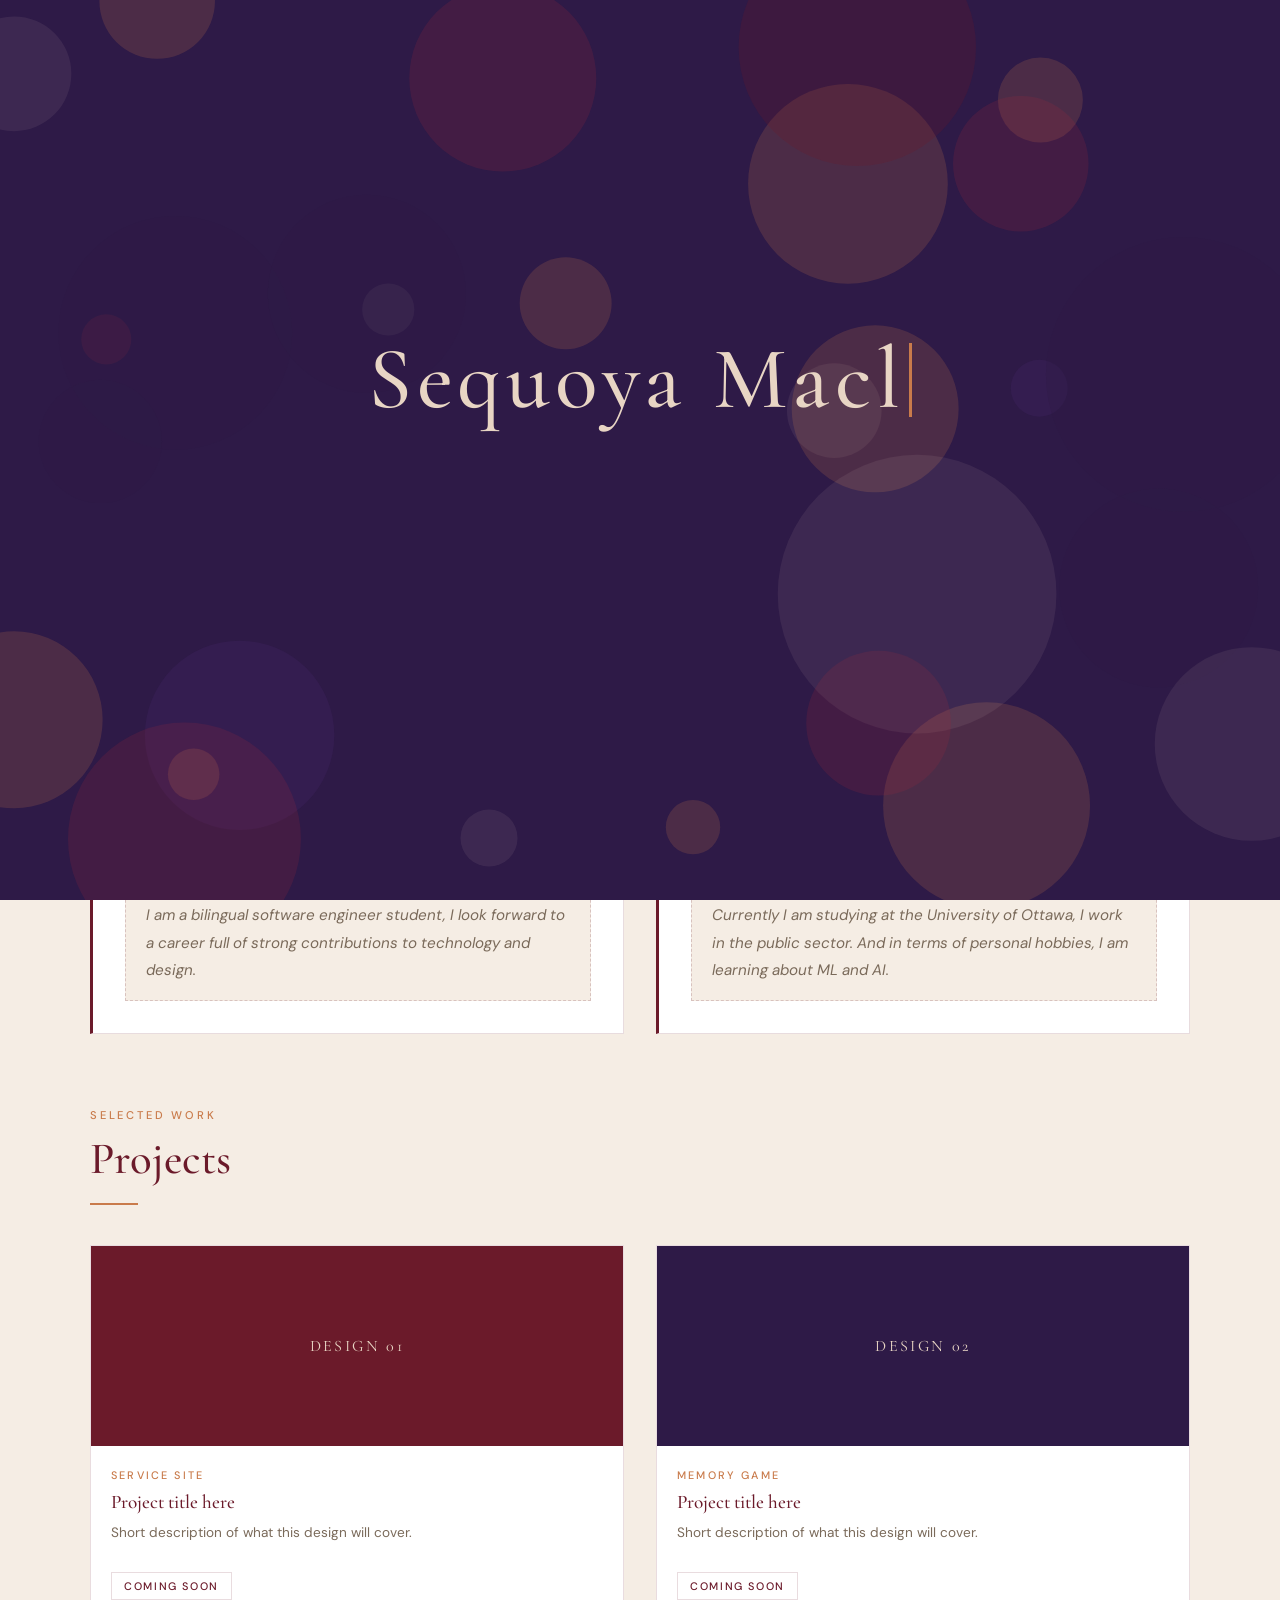
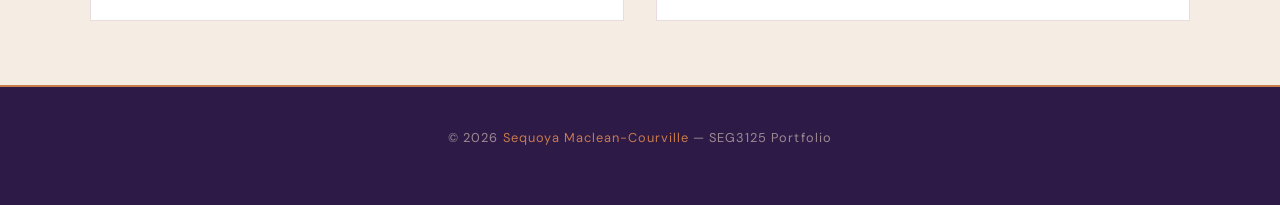
<file: index.html>
<!DOCTYPE html>
<html lang="en">
<head>
  <meta charset="UTF-8" />
  <meta name="viewport" content="width=device-width, initial-scale=1.0" />
  <title>Sequoya Maclean-Courville — Portfolio</title>
  <link rel="stylesheet" href="https://cdn.jsdelivr.net/npm/bootstrap@5.3.3/dist/css/bootstrap.min.css" />
  <link rel="stylesheet" href="css/style.css" />
  <!-- Splash screen format found online -->
  <style>
    #splash {
      position: fixed;
      inset: 0;
      background: var(--purple-deep);
      z-index: 9999;
      display: flex;
      align-items: center;
      justify-content: center;
      flex-direction: column;
      transition: opacity 0.8s ease, transform 0.8s ease;
    }
    #splash.hide {
      opacity: 0;
      transform: translateY(-40px);
      pointer-events: none;
    }
    #splash canvas {
      position: absolute;
      inset: 0;
      width: 100%;
      height: 100%;
    }
    #splash-content {
      position: relative;
      z-index: 2;
      text-align: center;
    }
    #typewriter {
      font-family: 'Cormorant Garamond', serif;
      font-size: clamp(2.5rem, 7vw, 5.5rem);
      font-weight: 500;
      color: var(--cream);
      letter-spacing: 0.06em;
      min-height: 1.3em;
      display: flex;
      align-items: center;
      justify-content: center;
    }
    #cursor {
      display: inline-block;
      width: 3px;
      height: 0.85em;
      background: var(--amber);
      margin-left: 4px;
      vertical-align: middle;
      animation: blink 0.7s step-end infinite;
    }
    @keyframes blink { 0%,100%{opacity:1} 50%{opacity:0} }
    #splash-sub {
      font-family: 'DM Sans', sans-serif;
      font-size: 0.75rem;
      letter-spacing: 0.25em;
      text-transform: uppercase;
      color: var(--amber);
      margin-top: 1rem;
      opacity: 0;
      transition: opacity 0.6s ease;
    }
    #splash-sub.show { opacity: 1; }
    #enter-btn {
      margin-top: 2.5rem;
      opacity: 0;
      transition: opacity 0.6s ease;
      background: transparent;
      border: 1px solid rgba(232,213,196,0.3);
      color: var(--cream);
      font-family: 'DM Sans', sans-serif;
      font-size: 0.8rem;
      letter-spacing: 0.15em;
      text-transform: uppercase;
      padding: 0.75rem 2.5rem;
      cursor: pointer;
      transition: border-color 0.2s, color 0.2s, opacity 0.6s;
    }
    #enter-btn.show { opacity: 1; }
    #enter-btn:hover { border-color: var(--amber); color: var(--amber); }
    body.splash-active { overflow: hidden; }
  </style>
</head>
<body class="splash-active">

  <!-- Splash Screen -->
   <!-- at the start of the page loading, it shows a slpash screen, nice purple background with 
    with circles for astetic - my namke come sup letter by letter-->
  <div id="splash">
    <canvas id="splash-canvas"></canvas>
    <div id="splash-content">
      <div id="typewriter"><span id="typed-text"></span><span id="cursor"></span></div>
      <p id="splash-sub">UI/UX Design Portfolio</p>
      <button id="enter-btn" onclick="dismissSplash()">Enter</button>
    </div>
  </div>

  <nav class="navbar navbar-expand-md" style="background:var(--purple-deep); border-bottom:2px solid var(--amber); padding:0 2.5rem; position:sticky; top:0; z-index:100;">
  <a href="index.html" class="navbar-brand" style="font-family:'Cormorant Garamond',serif; font-size:1.5rem; font-weight:600; color:var(--cream); letter-spacing:0.08em;">SMC<span style="color:var(--amber);">.</span></a>
  
  <button class="navbar-toggler" type="button" data-bs-toggle="collapse" data-bs-target="#navMenu" style="border-color:rgba(232,213,196,0.3);">
    <span class="navbar-toggler-icon" style="filter:invert(1);"></span>
  </button>

  <div class="collapse navbar-collapse" id="navMenu">
    <ul class="navbar-nav ms-auto" style="gap:0.5rem;">
      <li class="nav-item"><a class="nav-link" href="index.html" style="color:var(--cream); font-size:0.85rem; letter-spacing:0.1em; text-transform:uppercase;">Home</a></li>
      <li class="nav-item"><a class="nav-link" href="about.html" style="color:var(--cream); font-size:0.85rem; letter-spacing:0.1em; text-transform:uppercase;">About</a></li>
      <li class="nav-item"><a class="nav-link" href="work.html" style="color:var(--cream); font-size:0.85rem; letter-spacing:0.1em; text-transform:uppercase;">How I Work</a></li>
      <li class="nav-item"><a class="nav-link" href="projects.html" style="color:var(--cream); font-size:0.85rem; letter-spacing:0.1em; text-transform:uppercase;">Projects</a></li>
      <li class="nav-item"><a class="nav-link" href="OtherWork.html" style="color:var(--cream); font-size:0.85rem; letter-spacing:0.1em; text-transform:uppercase;">Other Work</a></li>
    </ul>
  </div>
</nav>

  <section class="hero">
    <div class="hero-inner">
      <p class="hero-eyebrow">UI/UX Design Portfolio</p>
      <h1 class="hero-title">Sequoya Maclean-Courville</h1>
      <p class="hero-subtitle">
       Software Engineer Student at the University of Ottawa, young entrepreneur and public servant with a passion for design and innovation. Welcome to my portfolio. 
      </p>
      <div style="display:flex; gap:1rem; flex-wrap:wrap;">
        <a href="projects.html" class="btn-primary">View Projects</a>
        <a href="about.html" class="btn-outline">About Me</a>
      </div>
    </div>
  </section>

  <div style="background:var(--cream-light); padding:4rem 2.5rem;">
    <div style="max-width:1100px; margin:0 auto;">

      <p class="section-label">Quick intro</p>
      <h2 class="section-title">At a glance</h2>
      <div class="section-divider"></div>

      <div class="two-col" style="margin-bottom:3rem;">
        <div class="content-block">
          <p class="content-block-title">Who I am</p>
          <div class="placeholder-text">
            I am a bilingual software engineer student, I look forward to a career full of strong contributions to technology and design.
          </div>
        </div>
        <div class="content-block">
          <p class="content-block-title">What I'm doing</p>
          <div class="placeholder-text">
            Currently I am studying at the University of Ottawa, I work in the public sector. And in terms of personal hobbies, I am learning about ML and AI.
          </div>
        </div>
      </div>

      <p class="section-label">Selected work</p>
      <h2 class="section-title">Projects</h2>
      <div class="section-divider"></div>

      <div class="two-col">
        <a href="pages/coming-soon-1.html" class="project-card">
          <div class="project-card-img-placeholder" style="background:var(--burgundy-deep); color:var(--cream);">Design 01</div>
          <div class="project-card-body">
            <p class="project-card-label">Service site</p>
            <h3 class="project-card-title">Project title here</h3>
            <p class="project-card-desc">Short description of what this design will cover.</p>
            <span class="coming-soon-badge">Coming soon</span>
          </div>
        </a>
        <a href="pages/coming-soon-2.html" class="project-card">
          <div class="project-card-img-placeholder" style="background:var(--purple-deep); color:var(--cream);">Design 02</div>
          <div class="project-card-body">
            <p class="project-card-label">Memory game</p>
            <h3 class="project-card-title">Project title here</h3>
            <p class="project-card-desc">Short description of what this design will cover.</p>
            <span class="coming-soon-badge">Coming soon</span>
          </div>
        </a>
      </div>

    </div>
  </div>

  <footer>
    <p>© 2026 <span>Sequoya Maclean-Courville</span> — SEG3125 Portfolio</p>
  </footer>

  <script src="https://cdn.jsdelivr.net/npm/bootstrap@5.3.3/dist/js/bootstrap.bundle.min.js"></script>
  <script src="js/main.js"></script>
  <script>
    // ── Floating circles background ──
    const canvas = document.getElementById('splash-canvas');
    const ctx = canvas.getContext('2d');
    const colors = [
      'rgba(107,26,42,0.25)',
      'rgba(46,26,71,0.35)',
      'rgba(201,123,75,0.2)',
      'rgba(155,44,62,0.2)',
      'rgba(74,42,110,0.25)',
      'rgba(232,213,196,0.08)',
    ];
    let circles = [];
    function resize() {
      canvas.width = window.innerWidth;
      canvas.height = window.innerHeight;
    }
    function initCircles() {
      circles = [];
      const count = 28;
      for (let i = 0; i < count; i++) {
        const r = Math.random() * 120 + 20;
        circles.push({
          x: Math.random() * canvas.width,
          y: Math.random() * canvas.height,
          r,
          dx: (Math.random() - 0.5) * 0.5,
          dy: (Math.random() - 0.5) * 0.5,
          color: colors[Math.floor(Math.random() * colors.length)],
        });
      }
    }
    function drawCircles() {
      ctx.clearRect(0, 0, canvas.width, canvas.height);
      circles.forEach(c => {
        ctx.beginPath();
        ctx.arc(c.x, c.y, c.r, 0, Math.PI * 2);
        ctx.fillStyle = c.color;
        ctx.fill();
        c.x += c.dx;
        c.y += c.dy;
        if (c.x < -c.r) c.x = canvas.width + c.r;
        if (c.x > canvas.width + c.r) c.x = -c.r;
        if (c.y < -c.r) c.y = canvas.height + c.r;
        if (c.y > canvas.height + c.r) c.y = -c.r;
      });
    }
    let animId;
    function animate() { drawCircles(); animId = requestAnimationFrame(animate); }
    resize();
    initCircles();
    animate();
    window.addEventListener('resize', () => { resize(); initCircles(); });

    // ── Typewriter ──
    const name = 'Sequoya Maclean-Courville';
    const typedEl = document.getElementById('typed-text');
    const sub = document.getElementById('splash-sub');
    const btn = document.getElementById('enter-btn');
    let i = 0;
    const already = sessionStorage.getItem('splashSeen');

    function type() {
      if (i < name.length) {
        typedEl.textContent += name[i++];
        setTimeout(type, 80 + Math.random() * 40);
      } else {
        setTimeout(() => {
          sub.classList.add('show');
          btn.classList.add('show');
        }, 400);
      }
    }

    function dismissSplash() {
      sessionStorage.setItem('splashSeen', '1');
      cancelAnimationFrame(animId);
      document.getElementById('splash').classList.add('hide');
      document.body.classList.remove('splash-active');
      setTimeout(() => document.getElementById('splash').remove(), 900);
    }

    if (already) {
      document.getElementById('splash').remove();
      document.body.classList.remove('splash-active');
    } else {
      setTimeout(type, 400);
    }
  </script>
</body>
</html>
</file>
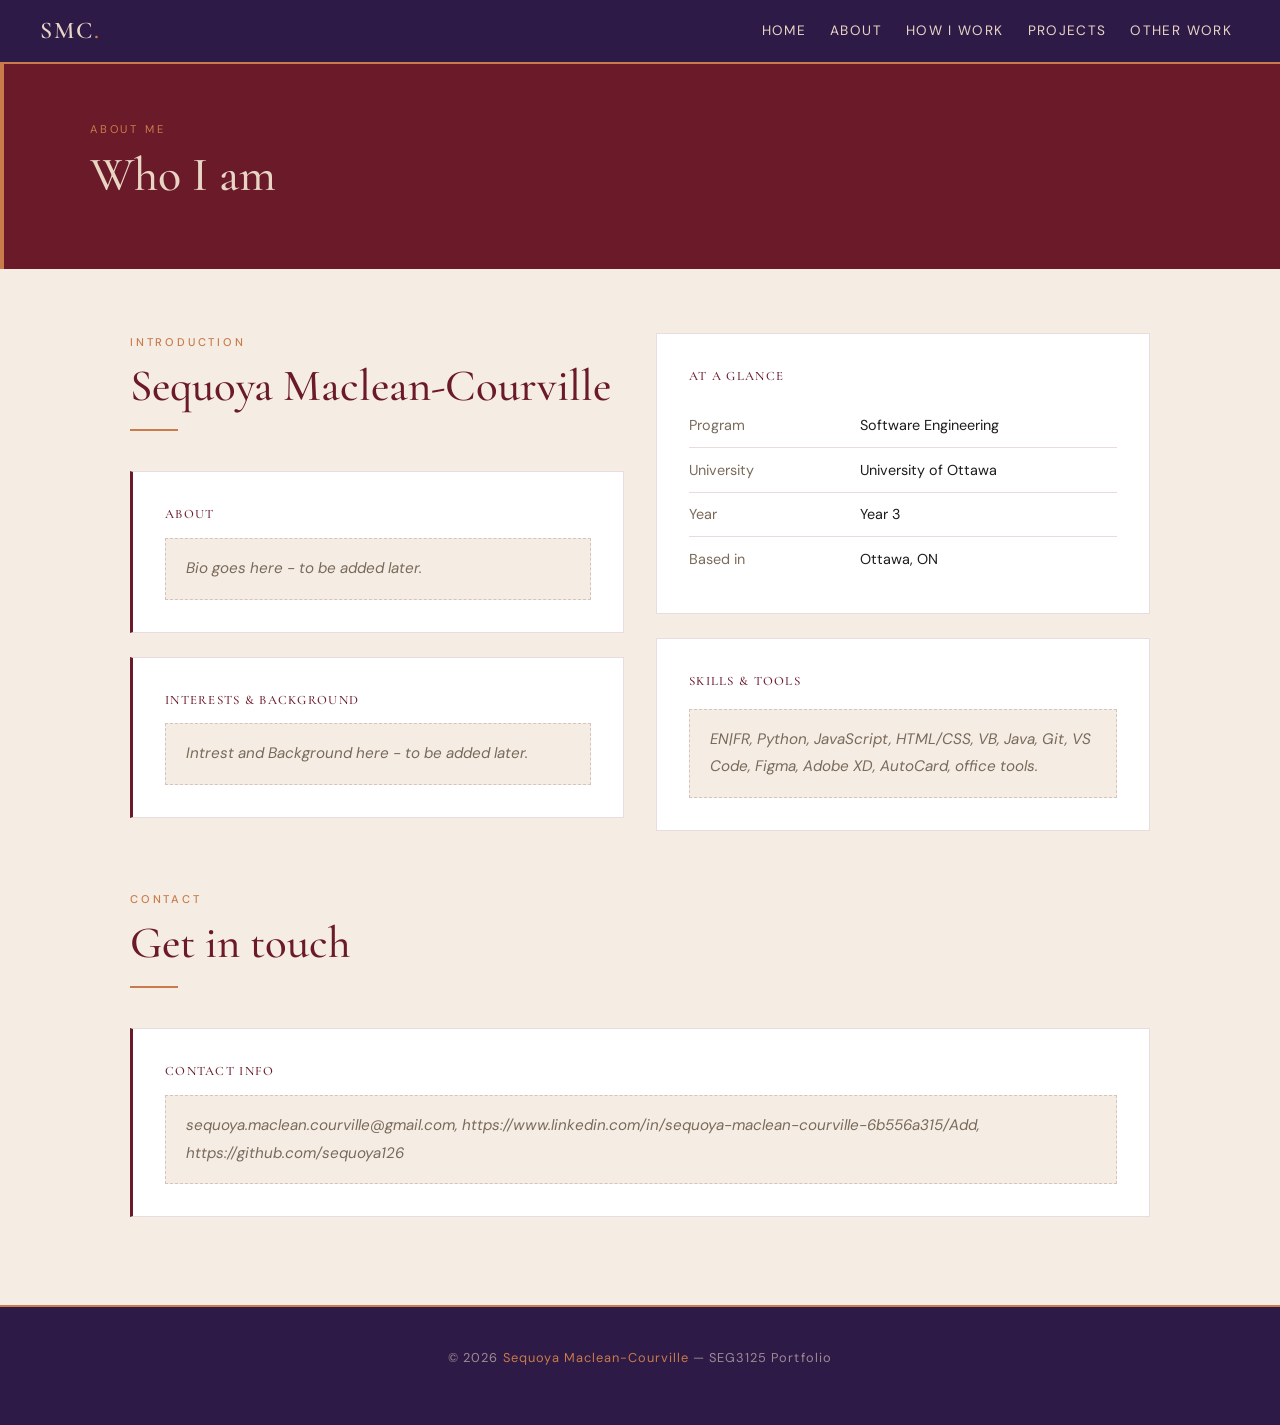
<file: about.html>
<!DOCTYPE html>
<html lang="en">
<head>
  <meta charset="UTF-8" />
  <meta name="viewport" content="width=device-width, initial-scale=1.0" />
  <title>Portfolio — About</title>
  <link rel="stylesheet" href="https://cdn.jsdelivr.net/npm/bootstrap@5.3.3/dist/css/bootstrap.min.css" />
  <link rel="stylesheet" href="css/style.css" />
</head>
<body>

   <nav class="navbar navbar-expand-md" style="background:var(--purple-deep); border-bottom:2px solid var(--amber); padding:0 2.5rem; position:sticky; top:0; z-index:100;">
  <a href="index.html" class="navbar-brand" style="font-family:'Cormorant Garamond',serif; font-size:1.5rem; font-weight:600; color:var(--cream); letter-spacing:0.08em;">SMC<span style="color:var(--amber);">.</span></a>
  
  <button class="navbar-toggler" type="button" data-bs-toggle="collapse" data-bs-target="#navMenu" style="border-color:rgba(232,213,196,0.3);">
    <span class="navbar-toggler-icon" style="filter:invert(1);"></span>
  </button>

  <div class="collapse navbar-collapse" id="navMenu">
    <ul class="navbar-nav ms-auto" style="gap:0.5rem;">
      <li class="nav-item"><a class="nav-link" href="index.html" style="color:var(--cream); font-size:0.85rem; letter-spacing:0.1em; text-transform:uppercase;">Home</a></li>
      <li class="nav-item"><a class="nav-link" href="about.html" style="color:var(--cream); font-size:0.85rem; letter-spacing:0.1em; text-transform:uppercase;">About</a></li>
      <li class="nav-item"><a class="nav-link" href="work.html" style="color:var(--cream); font-size:0.85rem; letter-spacing:0.1em; text-transform:uppercase;">How I Work</a></li>
      <li class="nav-item"><a class="nav-link" href="projects.html" style="color:var(--cream); font-size:0.85rem; letter-spacing:0.1em; text-transform:uppercase;">Projects</a></li>
      <li class="nav-item"><a class="nav-link" href="OtherWork.html" style="color:var(--cream); font-size:0.85rem; letter-spacing:0.1em; text-transform:uppercase;">Other Work</a></li>
    </ul>
  </div>
</nav>

  <div class="page-hero">
    <div style="max-width:1100px; margin:0 auto; position:relative; z-index:1;">
      <p class="page-hero-label">About me</p>
      <h1 class="page-hero-title">Who I am</h1>
    </div>
  </div>

  <div style="max-width:1100px; margin:0 auto; padding:4rem 2.5rem;">

    <div class="two-col" style="margin-bottom:3rem; align-items:start;">

      <div>
        <p class="section-label">Introduction</p>
        <h2 class="section-title">Sequoya Maclean-Courville</h2>
        <div class="section-divider"></div>
        <div class="content-block">
          <p class="content-block-title">About</p>
          <div class="placeholder-text">
           Bio goes here - to be added later.
          </div>
        </div>
        <div class="content-block" style="margin-top:1.5rem;">
          <p class="content-block-title">Interests & background</p>
          <div class="placeholder-text">
             Intrest and Background here - to be added later.
          </div>
        </div>
      </div>

      <div>
        <div style="background:#fff; border:0.5px solid var(--border); padding:2rem; margin-bottom:1.5rem;">
          <p class="content-block-title" style="margin-bottom:1rem;">At a glance</p>
          <table style="width:100%; font-size:0.9rem; border-collapse:collapse;">
            <tr style="border-bottom:0.5px solid var(--border);">
              <td style="padding:0.6rem 0; color:var(--text-muted); width:40%;">Program</td>
              <td style="padding:0.6rem 0; color:var(--charcoal);">Software Engineering</td>
            </tr>
            <tr style="border-bottom:0.5px solid var(--border);">
              <td style="padding:0.6rem 0; color:var(--text-muted);">University</td>
              <td style="padding:0.6rem 0; color:var(--charcoal);">University of Ottawa</td>
            </tr>
            <tr style="border-bottom:0.5px solid var(--border);">
              <td style="padding:0.6rem 0; color:var(--text-muted);">Year</td>
              <td style="padding:0.6rem 0; color:var(--charcoal);">Year 3</td>
            </tr>
            <tr>
              <td style="padding:0.6rem 0; color:var(--text-muted);">Based in</td>
              <td style="padding:0.6rem 0; color:var(--charcoal);">Ottawa, ON</td>
            </tr>
          </table>
        </div>

        <div style="background:#fff; border:0.5px solid var(--border); padding:2rem;">
          <p class="content-block-title" style="margin-bottom:1rem;">Skills & tools</p>
          <div class="placeholder-text">
            EN|FR, Python, JavaScript, HTML/CSS, VB, Java, Git, VS Code, Figma, Adobe XD, AutoCard, office tools.
          </div>
        </div>
      </div>

    </div>

    <p class="section-label">Contact</p>
    <h2 class="section-title">Get in touch</h2>
    <div class="section-divider"></div>

    <div class="content-block">
      <p class="content-block-title">Contact info</p>
      <div class="placeholder-text">
        sequoya.maclean.courville@gmail.com, 
        https://www.linkedin.com/in/sequoya-maclean-courville-6b556a315/Add, 
        https://github.com/sequoya126 
      </div>
    </div>

  </div>

  <footer>
    <p>© 2026 <span>Sequoya Maclean-Courville</span> — SEG3125 Portfolio</p>
  </footer>

  <script src="https://cdn.jsdelivr.net/npm/bootstrap@5.3.3/dist/js/bootstrap.bundle.min.js"></script>
  <script src="js/main.js"></script>
</body>
</html>
</file>
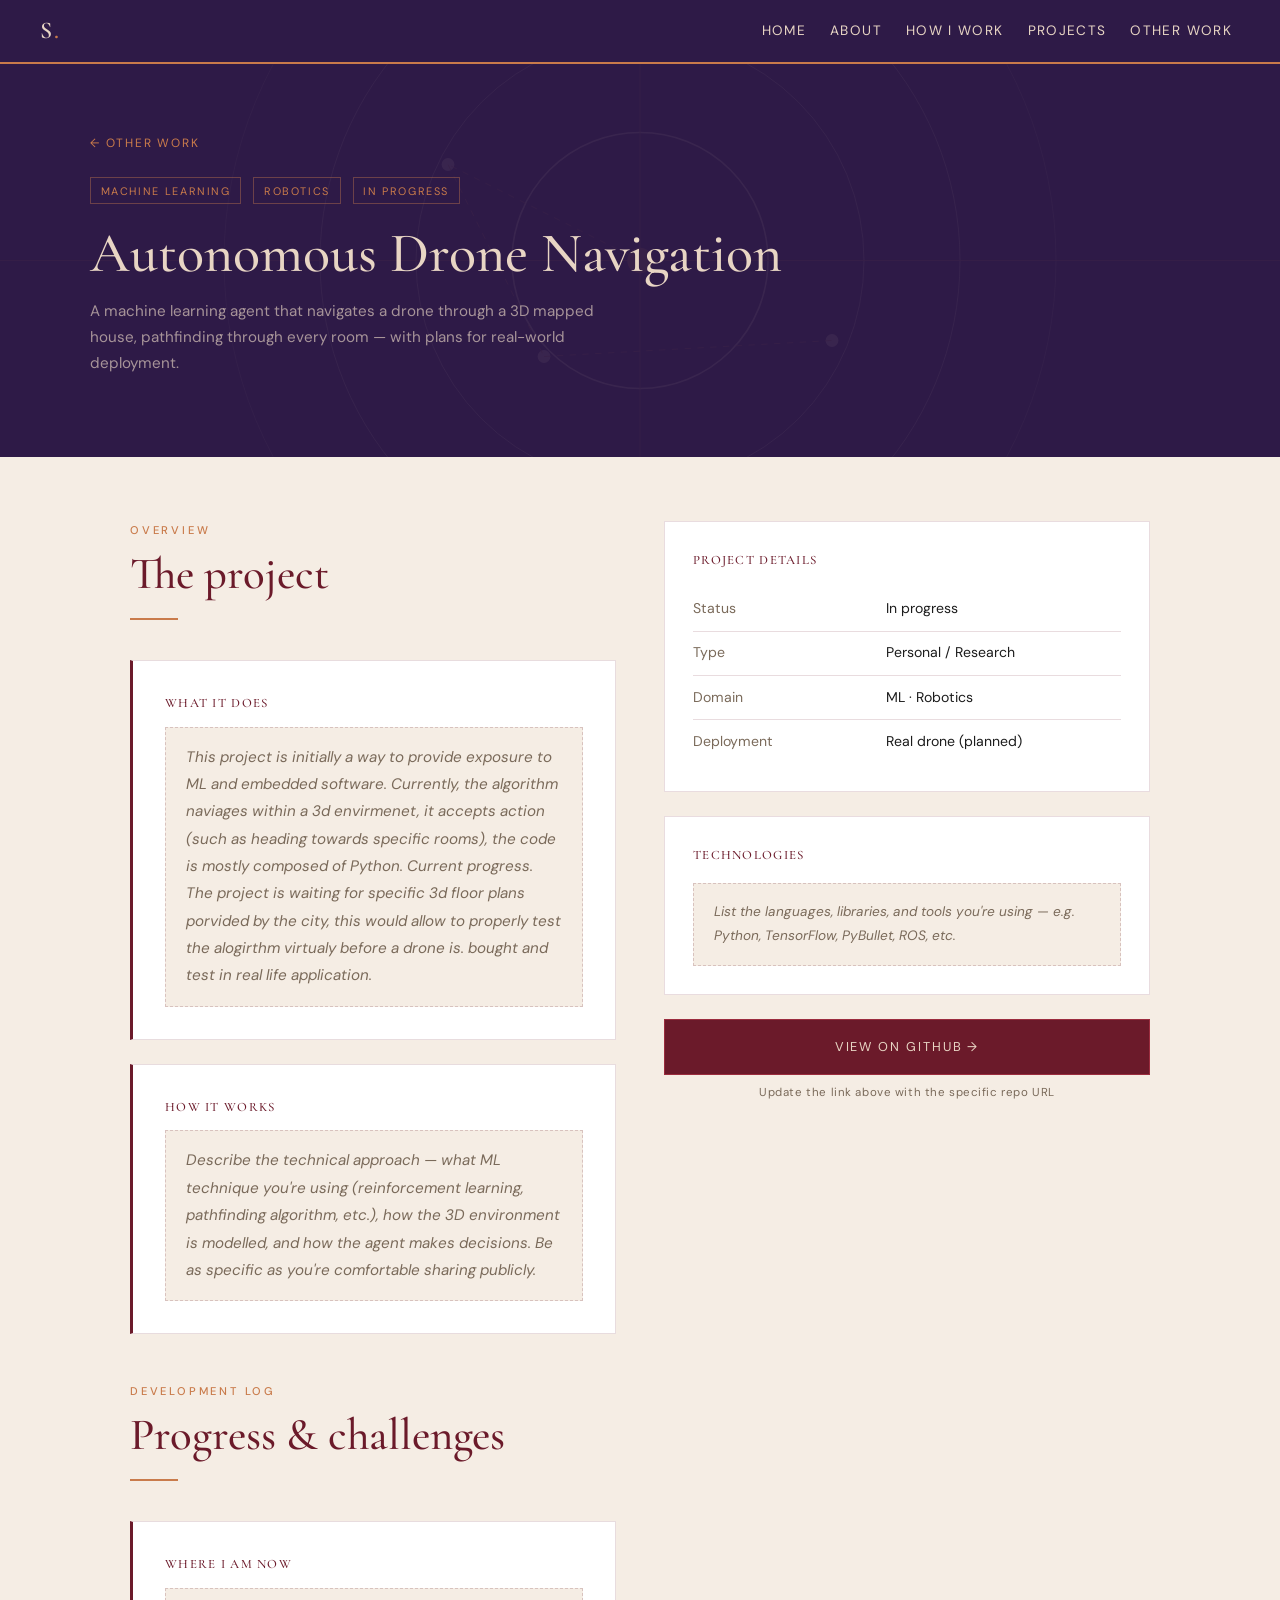
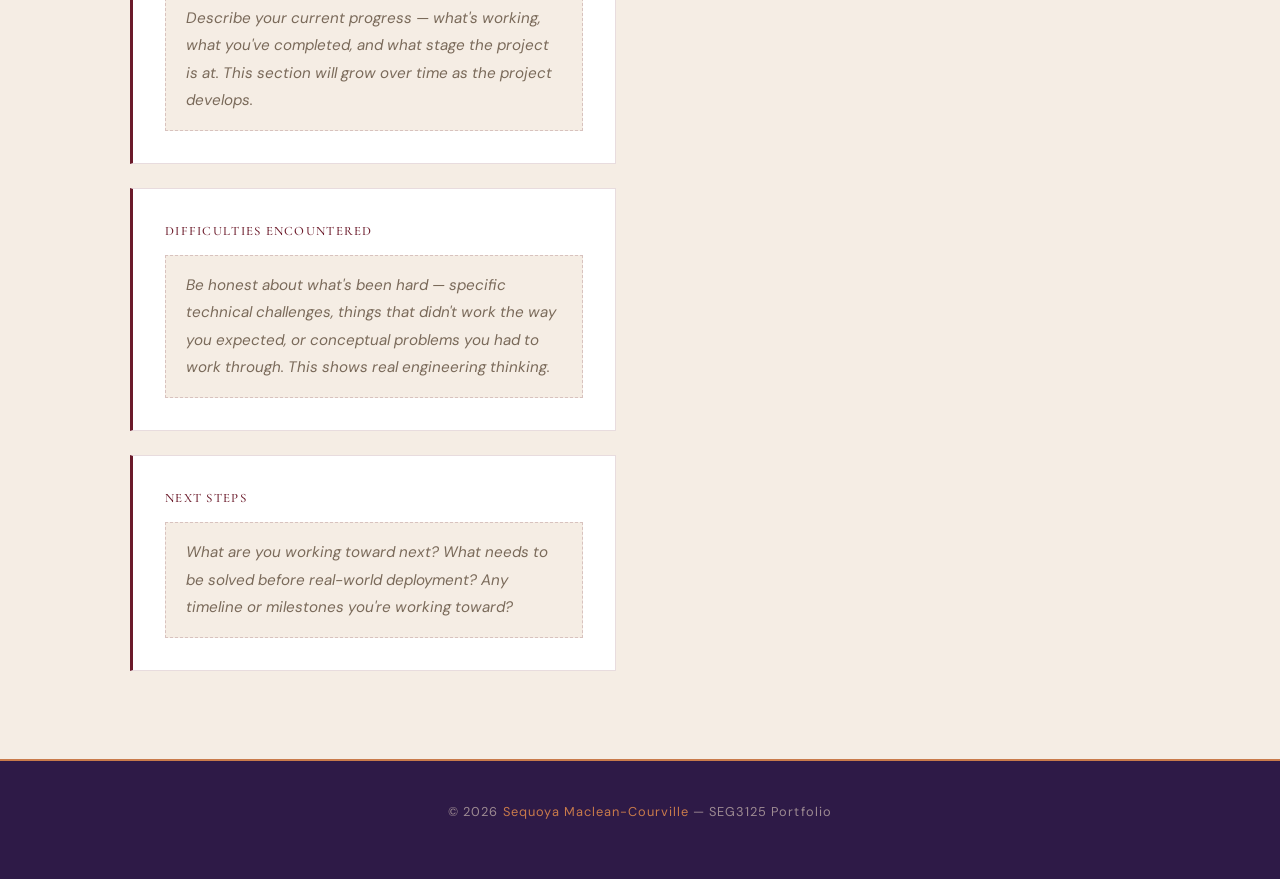
<file: DroneNav.html>
<!DOCTYPE html>
<html lang="en">
<head>
  <meta charset="UTF-8" />
  <meta name="viewport" content="width=device-width, initial-scale=1.0" />
  <title>Drone Navigation — Sequoya Maclean-Courville</title>
  <link rel="stylesheet" href="https://cdn.jsdelivr.net/npm/bootstrap@5.3.3/dist/css/bootstrap.min.css" />
  <link rel="stylesheet" href="../css/style.css" />
</head>
<body>

   <nav class="navbar navbar-expand-md" style="background:var(--purple-deep); border-bottom:2px solid var(--amber); padding:0 2.5rem; position:sticky; top:0; z-index:100;">
  <a href="index.html" class="navbar-brand" style="font-family:'Cormorant Garamond',serif; font-size:1.5rem; font-weight:600; color:var(--cream); letter-spacing:0.08em;">S<span style="color:var(--amber);">.</span></a>
  
  <button class="navbar-toggler" type="button" data-bs-toggle="collapse" data-bs-target="#navMenu" style="border-color:rgba(232,213,196,0.3);">
    <span class="navbar-toggler-icon" style="filter:invert(1);"></span>
  </button>

  <div class="collapse navbar-collapse" id="navMenu">
    <ul class="navbar-nav ms-auto" style="gap:0.5rem;">
      <li class="nav-item"><a class="nav-link" href="index.html" style="color:var(--cream); font-size:0.85rem; letter-spacing:0.1em; text-transform:uppercase;">Home</a></li>
      <li class="nav-item"><a class="nav-link" href="about.html" style="color:var(--cream); font-size:0.85rem; letter-spacing:0.1em; text-transform:uppercase;">About</a></li>
      <li class="nav-item"><a class="nav-link" href="work.html" style="color:var(--cream); font-size:0.85rem; letter-spacing:0.1em; text-transform:uppercase;">How I Work</a></li>
      <li class="nav-item"><a class="nav-link" href="projects.html" style="color:var(--cream); font-size:0.85rem; letter-spacing:0.1em; text-transform:uppercase;">Projects</a></li>
      <li class="nav-item"><a class="nav-link" href="OtherWork.html" style="color:var(--cream); font-size:0.85rem; letter-spacing:0.1em; text-transform:uppercase;">Other Work</a></li>
    </ul>
  </div>
</nav>

  <!-- Project Hero -->
  <div style="background:var(--purple-deep); padding:4rem 2.5rem; position:relative; overflow:hidden;">
    <div style="position:absolute; inset:0; opacity:0.06;">
      <svg width="100%" height="100%" viewBox="0 0 800 300" preserveAspectRatio="xMidYMid slice">
        <circle cx="400" cy="150" r="80" fill="none" stroke="#E8D5C4" stroke-width="1"/>
        <circle cx="400" cy="150" r="140" fill="none" stroke="#E8D5C4" stroke-width="0.5"/>
        <circle cx="400" cy="150" r="200" fill="none" stroke="#E8D5C4" stroke-width="0.5"/>
        <circle cx="400" cy="150" r="260" fill="none" stroke="#E8D5C4" stroke-width="0.3"/>
        <line x1="400" y1="0" x2="400" y2="300" stroke="#C97B4B" stroke-width="0.5"/>
        <line x1="0" y1="150" x2="800" y2="150" stroke="#C97B4B" stroke-width="0.5"/>
        <circle cx="400" cy="150" r="8" fill="#C97B4B"/>
        <circle cx="280" cy="90" r="4" fill="#E8D5C4"/>
        <circle cx="520" cy="200" r="4" fill="#E8D5C4"/>
        <circle cx="340" cy="210" r="4" fill="#E8D5C4"/>
        <line x1="400" y1="150" x2="280" y2="90" stroke="#C97B4B" stroke-width="0.5" stroke-dasharray="4,4"/>
        <line x1="280" y1="90" x2="340" y2="210" stroke="#C97B4B" stroke-width="0.5" stroke-dasharray="4,4"/>
        <line x1="340" y1="210" x2="520" y2="200" stroke="#C97B4B" stroke-width="0.5" stroke-dasharray="4,4"/>
      </svg>
    </div>
    <div style="max-width:1100px; margin:0 auto; position:relative; z-index:1;">
      <a href="../other-work.html" style="font-size:0.75rem; letter-spacing:0.15em; text-transform:uppercase; color:var(--amber); text-decoration:none; display:inline-block; margin-bottom:1.5rem;">← Other Work</a>
      <div style="display:flex; gap:0.75rem; margin-bottom:1rem; flex-wrap:wrap;">
        <span style="font-size:0.68rem; letter-spacing:0.15em; text-transform:uppercase; color:var(--amber); border:1px solid rgba(201,123,75,0.4); padding:0.2rem 0.6rem;">Machine Learning</span>
        <span style="font-size:0.68rem; letter-spacing:0.15em; text-transform:uppercase; color:var(--amber); border:1px solid rgba(201,123,75,0.4); padding:0.2rem 0.6rem;">Robotics</span>
        <span style="font-size:0.68rem; letter-spacing:0.15em; text-transform:uppercase; color:var(--amber); border:1px solid rgba(201,123,75,0.4); padding:0.2rem 0.6rem;">In Progress</span>
      </div>
      <h1 style="font-family:'Cormorant Garamond',serif; font-size:clamp(2rem,5vw,3.5rem); color:var(--cream); margin-bottom:0.75rem;">Autonomous Drone Navigation</h1>
      <p style="color:rgba(232,213,196,0.65); font-size:0.95rem; max-width:540px;">
        A machine learning agent that navigates a drone through a 3D mapped house, pathfinding through every room — with plans for real-world deployment.
      </p>
    </div>
  </div>

  <div style="max-width:1100px; margin:0 auto; padding:4rem 2.5rem;">

    <div class="two-col" style="align-items:start; gap:3rem;">

      <!-- Main content -->
      <div style="grid-column: span 1;">

        <p class="section-label">Overview</p>
        <h2 class="section-title">The project</h2>
        <div class="section-divider"></div>

        <div class="content-block">
          <p class="content-block-title">What it does</p>
          <div class="placeholder-text">
            This project is initially a way to provide exposure to ML and embedded software. Currently, the algorithm naviages within a 3d envirmenet, it accepts action (such as heading towards specific rooms), the code is mostly composed of Python. 
            Current progress. The project is waiting for specific 3d floor plans porvided by the city, this would allow to properly test the alogirthm virtualy before a drone is. bought and test in real life application.
          </div>
        </div>

        <div class="content-block" style="margin-top:1.5rem;">
          <p class="content-block-title">How it works</p>
          <div class="placeholder-text">
            Describe the technical approach — what ML technique you're using (reinforcement learning, pathfinding algorithm, etc.), how the 3D environment is modelled, and how the agent makes decisions. Be as specific as you're comfortable sharing publicly.
          </div>
        </div>

        <p class="section-label" style="margin-top:3rem;">Development log</p>
        <h2 class="section-title">Progress & challenges</h2>
        <div class="section-divider"></div>

        <div class="content-block">
          <p class="content-block-title">Where I am now</p>
          <div class="placeholder-text">
            Describe your current progress — what's working, what you've completed, and what stage the project is at. This section will grow over time as the project develops.
          </div>
        </div>

        <div class="content-block" style="margin-top:1.5rem;">
          <p class="content-block-title">Difficulties encountered</p>
          <div class="placeholder-text">
            Be honest about what's been hard — specific technical challenges, things that didn't work the way you expected, or conceptual problems you had to work through. This shows real engineering thinking.
          </div>
        </div>

        <div class="content-block" style="margin-top:1.5rem;">
          <p class="content-block-title">Next steps</p>
          <div class="placeholder-text">
            What are you working toward next? What needs to be solved before real-world deployment? Any timeline or milestones you're working toward?
          </div>
        </div>

      </div>

      <!-- Sidebar -->
      <div>
        <div style="background:#fff; border:0.5px solid var(--border); padding:1.75rem; margin-bottom:1.5rem;">
          <p class="content-block-title" style="margin-bottom:1rem;">Project details</p>
          <table style="width:100%; font-size:0.88rem; border-collapse:collapse;">
            <tr style="border-bottom:0.5px solid var(--border);">
              <td style="padding:0.6rem 0; color:var(--text-muted); width:45%;">Status</td>
              <td style="padding:0.6rem 0; color:var(--charcoal);">In progress</td>
            </tr>
            <tr style="border-bottom:0.5px solid var(--border);">
              <td style="padding:0.6rem 0; color:var(--text-muted);">Type</td>
              <td style="padding:0.6rem 0; color:var(--charcoal);">Personal / Research</td>
            </tr>
            <tr style="border-bottom:0.5px solid var(--border);">
              <td style="padding:0.6rem 0; color:var(--text-muted);">Domain</td>
              <td style="padding:0.6rem 0; color:var(--charcoal);">ML · Robotics</td>
            </tr>
            <tr>
              <td style="padding:0.6rem 0; color:var(--text-muted);">Deployment</td>
              <td style="padding:0.6rem 0; color:var(--charcoal);">Real drone (planned)</td>
            </tr>
          </table>
        </div>

        <div style="background:#fff; border:0.5px solid var(--border); padding:1.75rem; margin-bottom:1.5rem;">
          <p class="content-block-title" style="margin-bottom:1rem;">Technologies</p>
          <div class="placeholder-text" style="font-size:0.85rem;">
            List the languages, libraries, and tools you're using — e.g. Python, TensorFlow, PyBullet, ROS, etc.
          </div>
        </div>

        <a href="https://github.com/sequoya126" target="_blank" style="display:block; background:var(--burgundy-deep); color:var(--cream); padding:1rem 1.5rem; text-align:center; font-size:0.8rem; letter-spacing:0.15em; text-transform:uppercase; border:1px solid var(--burgundy-mid); transition:background 0.2s;">
          View on GitHub →
        </a>
        <p style="font-size:0.72rem; color:var(--text-muted); text-align:center; margin-top:0.5rem; letter-spacing:0.05em;">Update the link above with the specific repo URL</p>

      </div>

    </div>

  </div>

  <footer>
    <p>© 2026 <span>Sequoya Maclean-Courville</span> — SEG3125 Portfolio</p>
  </footer>

  <script src="https://cdn.jsdelivr.net/npm/bootstrap@5.3.3/dist/js/bootstrap.bundle.min.js"></script>
  <script src="../js/main.js"></script>
</body>
</html>
</file>
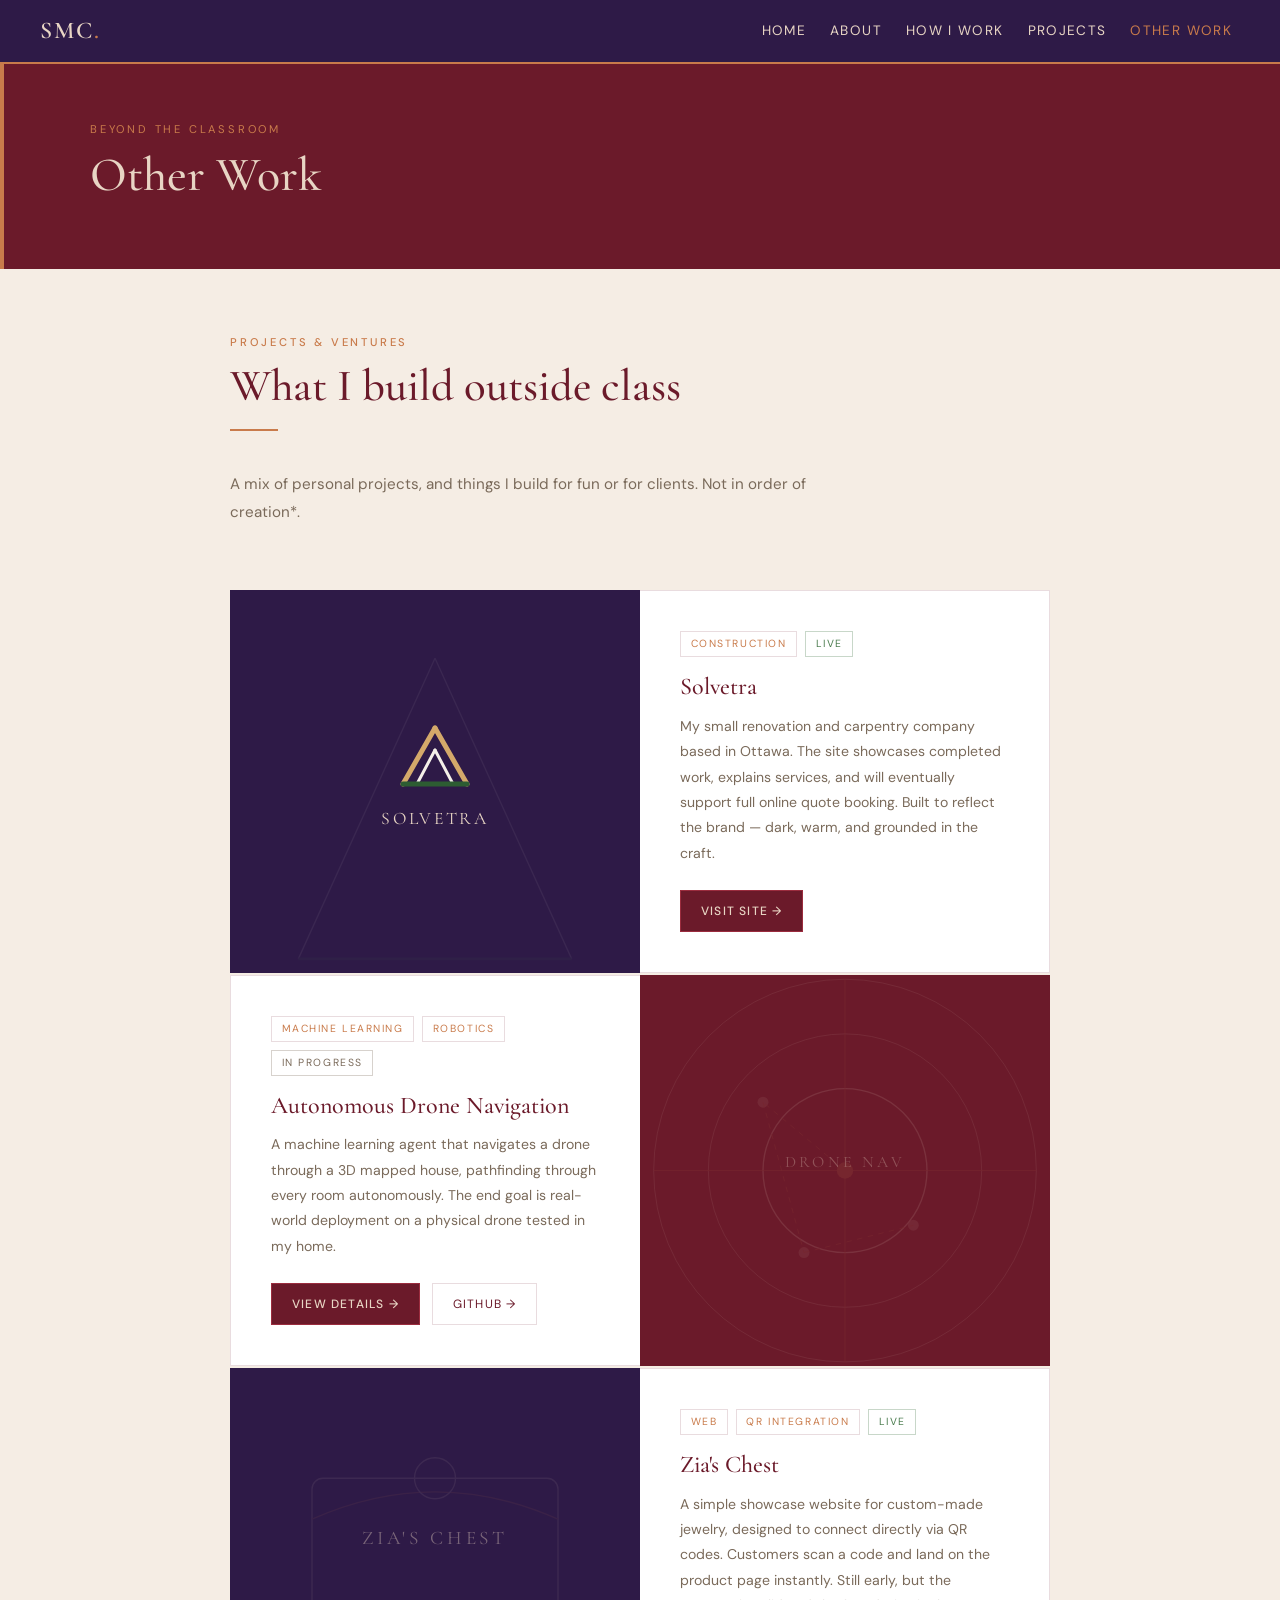
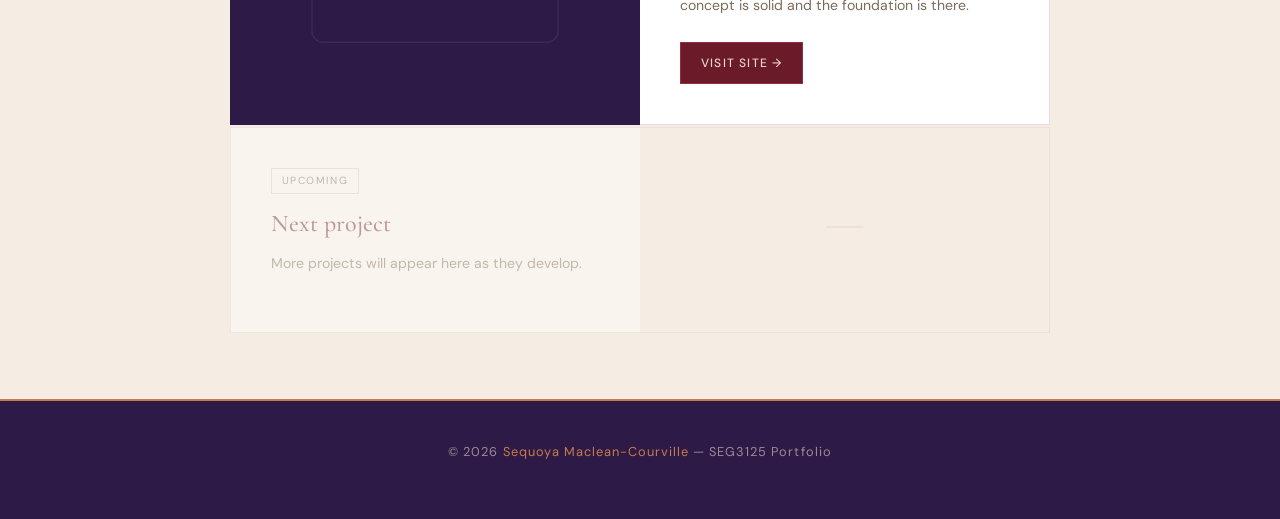
<file: OtherWork.html>
<!DOCTYPE html>
<html lang="en">
<head>
  <meta charset="UTF-8" />
  <meta name="viewport" content="width=device-width, initial-scale=1.0" />
  <title>Other Work — Sequoya Maclean-Courville</title>
  <link rel="stylesheet" href="https://cdn.jsdelivr.net/npm/bootstrap@5.3.3/dist/css/bootstrap.min.css" />
  <link rel="stylesheet" href="css/style.css" />
</head>
<body>

  <nav class="navbar navbar-expand-md" style="background:var(--purple-deep); border-bottom:2px solid var(--amber); padding:0 2.5rem; position:sticky; top:0; z-index:100; height:64px;">
    <a href="index.html" class="navbar-brand" style="font-family:'Cormorant Garamond',serif; font-size:1.5rem; font-weight:600; color:var(--cream); letter-spacing:0.08em;">SMC<span style="color:var(--amber);">.</span></a>
    <button class="navbar-toggler" type="button" data-bs-toggle="collapse" data-bs-target="#navMenu" style="border-color:rgba(232,213,196,0.3);">
      <span class="navbar-toggler-icon" style="filter:invert(1);"></span>
    </button>
    <div class="collapse navbar-collapse" id="navMenu">
      <ul class="navbar-nav ms-auto" style="gap:0.5rem;">
        <li class="nav-item"><a class="nav-link" href="index.html" style="color:var(--cream); font-size:0.85rem; letter-spacing:0.1em; text-transform:uppercase;">Home</a></li>
        <li class="nav-item"><a class="nav-link" href="about.html" style="color:var(--cream); font-size:0.85rem; letter-spacing:0.1em; text-transform:uppercase;">About</a></li>
        <li class="nav-item"><a class="nav-link" href="work.html" style="color:var(--cream); font-size:0.85rem; letter-spacing:0.1em; text-transform:uppercase;">How I Work</a></li>
        <li class="nav-item"><a class="nav-link" href="projects.html" style="color:var(--cream); font-size:0.85rem; letter-spacing:0.1em; text-transform:uppercase;">Projects</a></li>
        <li class="nav-item"><a class="nav-link" href="OtherWork.html" style="color:var(--amber); font-size:0.85rem; letter-spacing:0.1em; text-transform:uppercase;">Other Work</a></li>
      </ul>
    </div>
  </nav>

  <div class="page-hero">
    <div style="max-width:1100px; margin:0 auto; position:relative; z-index:1;">
      <p class="page-hero-label">Beyond the classroom</p>
      <h1 class="page-hero-title">Other Work</h1>
    </div>
  </div>

  <div style="max-width:900px; margin:0 auto; padding:4rem 2.5rem;">

    <p class="section-label">Projects & ventures</p>
    <h2 class="section-title">What I build outside class</h2>
    <div class="section-divider"></div>
    <p style="color:var(--text-muted); font-size:0.95rem; max-width:580px; margin-bottom:4rem; line-height:1.8;">
      A mix of personal projects, and things I build for fun or for clients. Not in order of creation*.
    </p>

    <!-- Project 1 — Solvetra -->
    <div style="display:grid; grid-template-columns:1fr 1fr; gap:0; margin-bottom:2px; min-height:280px;">
      <div style="background:var(--purple-deep); display:flex; align-items:center; justify-content:center; padding:3rem; position:relative; overflow:hidden;">
        <div style="position:absolute; inset:0; opacity:0.06;">
          <svg width="100%" height="100%" viewBox="0 0 300 300" preserveAspectRatio="xMidYMid slice">
            <line x1="50" y1="280" x2="150" y2="60" stroke="#f5f0e8" stroke-width="1"/>
            <line x1="250" y1="280" x2="150" y2="60" stroke="#f5f0e8" stroke-width="1"/>
            <line x1="50" y1="280" x2="250" y2="280" stroke="#4a7c4e" stroke-width="2"/>
          </svg>
        </div>
        <div style="position:relative; z-index:1; text-align:center;">
          <svg width="80" height="80" viewBox="0 0 40 40" fill="none">
            <line x1="4" y1="36" x2="20" y2="8" stroke="#d4a96a" stroke-width="2.5" stroke-linecap="round"/>
            <line x1="36" y1="36" x2="20" y2="8" stroke="#d4a96a" stroke-width="2.5" stroke-linecap="round"/>
            <line x1="11" y1="36" x2="20" y2="19" stroke="#f5f0e8" stroke-width="1.5" stroke-linecap="round"/>
            <line x1="29" y1="36" x2="20" y2="19" stroke="#f5f0e8" stroke-width="1.5" stroke-linecap="round"/>
            <line x1="4" y1="36" x2="36" y2="36" stroke="#2d5c32" stroke-width="2.5" stroke-linecap="round"/>
          </svg>
          <p style="font-family:'Cormorant Garamond',serif; font-size:1.1rem; color:var(--cream); letter-spacing:0.15em; margin-top:0.75rem;">SOLVETRA</p>
        </div>
      </div>
      <div style="background:#fff; border:0.5px solid var(--border); border-left:none; padding:2.5rem; display:flex; flex-direction:column; justify-content:center;">
        <div style="display:flex; gap:0.5rem; margin-bottom:1rem; flex-wrap:wrap;">
          <span style="font-size:0.65rem; letter-spacing:0.15em; text-transform:uppercase; color:var(--amber); border:1px solid var(--border); padding:0.2rem 0.6rem;">Construction</span>
          <span style="font-size:0.65rem; letter-spacing:0.15em; text-transform:uppercase; color:#4a7c4e; border:1px solid rgba(74,124,78,0.3); padding:0.2rem 0.6rem;">Live</span>
        </div>
        <h3 style="font-family:'Cormorant Garamond',serif; font-size:1.5rem; color:var(--burgundy-deep); margin-bottom:0.75rem;">Solvetra</h3>
        <p style="font-size:0.88rem; color:var(--text-muted); line-height:1.8; margin-bottom:1.5rem;">
          My small renovation and carpentry company based in Ottawa. The site showcases completed work, explains services, and will eventually support full online quote booking. Built to reflect the brand — dark, warm, and grounded in the craft.
        </p>
        <div style="display:flex; gap:0.75rem; flex-wrap:wrap;">
          <a href="https://sequoya126.github.io/Solvetra-Website/" target="_blank" class="btn-primary" style="font-size:0.75rem; padding:0.6rem 1.25rem;">Visit site →</a>
        </div>
      </div>
    </div>

    <!-- Project 2 — Drone Nav -->
    <div style="display:grid; grid-template-columns:1fr 1fr; gap:0; margin-bottom:2px; min-height:280px;">
      <div style="background:#fff; border:0.5px solid var(--border); border-right:none; padding:2.5rem; display:flex; flex-direction:column; justify-content:center; order:1;">
        <div style="display:flex; gap:0.5rem; margin-bottom:1rem; flex-wrap:wrap;">
          <span style="font-size:0.65rem; letter-spacing:0.15em; text-transform:uppercase; color:var(--amber); border:1px solid var(--border); padding:0.2rem 0.6rem;">Machine Learning</span>
          <span style="font-size:0.65rem; letter-spacing:0.15em; text-transform:uppercase; color:var(--amber); border:1px solid var(--border); padding:0.2rem 0.6rem;">Robotics</span>
          <span style="font-size:0.65rem; letter-spacing:0.15em; text-transform:uppercase; color:var(--text-muted); border:1px solid rgba(122,106,90,0.3); padding:0.2rem 0.6rem;">In Progress</span>
        </div>
        <h3 style="font-family:'Cormorant Garamond',serif; font-size:1.5rem; color:var(--burgundy-deep); margin-bottom:0.75rem;">Autonomous Drone Navigation</h3>
        <p style="font-size:0.88rem; color:var(--text-muted); line-height:1.8; margin-bottom:1.5rem;">
          A machine learning agent that navigates a drone through a 3D mapped house, pathfinding through every room autonomously. The end goal is real-world deployment on a physical drone tested in my home.
        </p>
        <div style="display:flex; gap:0.75rem; flex-wrap:wrap;">
          <a href="pages/drone-nav.html" class="btn-primary" style="font-size:0.75rem; padding:0.6rem 1.25rem;">View details →</a>
          <a href="https://github.com/sequoya126" target="_blank" style="font-size:0.75rem; padding:0.6rem 1.25rem; border:1px solid var(--border); color:var(--burgundy-deep); letter-spacing:0.1em; text-transform:uppercase; display:inline-block; transition:border-color 0.2s;">GitHub →</a>
        </div>
      </div>
      <div style="background:var(--burgundy-deep); display:flex; align-items:center; justify-content:center; padding:3rem; order:2; position:relative; overflow:hidden;">
        <svg style="position:absolute; opacity:0.12;" width="100%" height="100%" viewBox="0 0 300 300" preserveAspectRatio="xMidYMid slice">
          <circle cx="150" cy="150" r="60" fill="none" stroke="#E8D5C4" stroke-width="1"/>
          <circle cx="150" cy="150" r="100" fill="none" stroke="#E8D5C4" stroke-width="0.5"/>
          <circle cx="150" cy="150" r="140" fill="none" stroke="#E8D5C4" stroke-width="0.5"/>
          <line x1="150" y1="10" x2="150" y2="290" stroke="#C97B4B" stroke-width="0.5"/>
          <line x1="10" y1="150" x2="290" y2="150" stroke="#C97B4B" stroke-width="0.5"/>
          <circle cx="150" cy="150" r="6" fill="#C97B4B"/>
          <circle cx="90" cy="100" r="4" fill="#E8D5C4" opacity="0.6"/>
          <circle cx="200" cy="190" r="4" fill="#E8D5C4" opacity="0.6"/>
          <circle cx="120" cy="210" r="4" fill="#E8D5C4" opacity="0.6"/>
          <line x1="150" y1="150" x2="90" y2="100" stroke="#C97B4B" stroke-width="0.5" stroke-dasharray="4,4"/>
          <line x1="90" y1="100" x2="120" y2="210" stroke="#C97B4B" stroke-width="0.5" stroke-dasharray="4,4"/>
          <line x1="120" y1="210" x2="200" y2="190" stroke="#C97B4B" stroke-width="0.5" stroke-dasharray="4,4"/>
        </svg>
        <p style="font-family:'Cormorant Garamond',serif; font-size:1rem; color:rgba(232,213,196,0.3); letter-spacing:0.2em; text-transform:uppercase; position:relative; z-index:1;">Drone Nav</p>
      </div>
    </div>

    <!-- Project 3 — Zia's Chest -->
    <div style="display:grid; grid-template-columns:1fr 1fr; gap:0; margin-bottom:2px; min-height:280px;">
      <div style="background:var(--purple-deep); display:flex; align-items:center; justify-content:center; padding:3rem; position:relative; overflow:hidden;">
        <div style="position:absolute; inset:0; opacity:0.08;">
          <svg width="100%" height="100%" viewBox="0 0 300 300" preserveAspectRatio="xMidYMid slice">
            <rect x="60" y="100" width="180" height="120" rx="8" fill="none" stroke="#E8D5C4" stroke-width="1"/>
            <path d="M60 130 Q150 90 240 130" fill="none" stroke="#C97B4B" stroke-width="1"/>
            <circle cx="150" cy="100" r="15" fill="none" stroke="#E8D5C4" stroke-width="1"/>
          </svg>
        </div>
        <p style="font-family:'Cormorant Garamond',serif; font-size:1.2rem; color:rgba(232,213,196,0.4); letter-spacing:0.2em; text-transform:uppercase; position:relative; z-index:1;">Zia's Chest</p>
      </div>
      <div style="background:#fff; border:0.5px solid var(--border); border-left:none; padding:2.5rem; display:flex; flex-direction:column; justify-content:center;">
        <div style="display:flex; gap:0.5rem; margin-bottom:1rem; flex-wrap:wrap;">
          <span style="font-size:0.65rem; letter-spacing:0.15em; text-transform:uppercase; color:var(--amber); border:1px solid var(--border); padding:0.2rem 0.6rem;">Web</span>
          <span style="font-size:0.65rem; letter-spacing:0.15em; text-transform:uppercase; color:var(--amber); border:1px solid var(--border); padding:0.2rem 0.6rem;">QR Integration</span>
          <span style="font-size:0.65rem; letter-spacing:0.15em; text-transform:uppercase; color:#4a7c4e; border:1px solid rgba(74,124,78,0.3); padding:0.2rem 0.6rem;">Live</span>
        </div>
        <h3 style="font-family:'Cormorant Garamond',serif; font-size:1.5rem; color:var(--burgundy-deep); margin-bottom:0.75rem;">Zia's Chest</h3>
        <p style="font-size:0.88rem; color:var(--text-muted); line-height:1.8; margin-bottom:1.5rem;">
          A simple showcase website for custom-made jewelry, designed to connect directly via QR codes. Customers scan a code and land on the product page instantly. Still early, but the concept is solid and the foundation is there.
        </p>
        <div style="display:flex; gap:0.75rem; flex-wrap:wrap;">
          <a href="https://sequoya126.github.io/Zia-sChest/" target="_blank" class="btn-primary" style="font-size:0.75rem; padding:0.6rem 1.25rem;">Visit site →</a>
        </div>
      </div>
    </div>

    <!-- Project 4 — Placeholder -->
    <div style="display:grid; grid-template-columns:1fr 1fr; gap:0; margin-bottom:2px; min-height:200px; opacity:0.4;">
      <div style="background:#fff; border:0.5px solid var(--border); border-right:none; padding:2.5rem; display:flex; flex-direction:column; justify-content:center;">
        <span style="font-size:0.65rem; letter-spacing:0.15em; text-transform:uppercase; color:var(--text-muted); border:1px solid rgba(122,106,90,0.3); padding:0.2rem 0.6rem; display:inline-block; margin-bottom:1rem; width:fit-content;">Upcoming</span>
        <h3 style="font-family:'Cormorant Garamond',serif; font-size:1.5rem; color:var(--burgundy-deep); margin-bottom:0.75rem;">Next project</h3>
        <p style="font-size:0.88rem; color:var(--text-muted); line-height:1.8;">More projects will appear here as they develop.</p>
      </div>
      <div style="background:var(--cream-light); border:0.5px solid var(--border); border-left:none; display:flex; align-items:center; justify-content:center;">
        <p style="font-family:'Cormorant Garamond',serif; font-size:3rem; color:var(--border);">—</p>
      </div>
    </div>

  </div>

  <footer>
    <p>© 2026 <span>Sequoya Maclean-Courville</span> — SEG3125 Portfolio</p>
  </footer>

  <script src="https://cdn.jsdelivr.net/npm/bootstrap@5.3.3/dist/js/bootstrap.bundle.min.js"></script>
  <script src="js/main.js"></script>
</body>
</html>
</file>
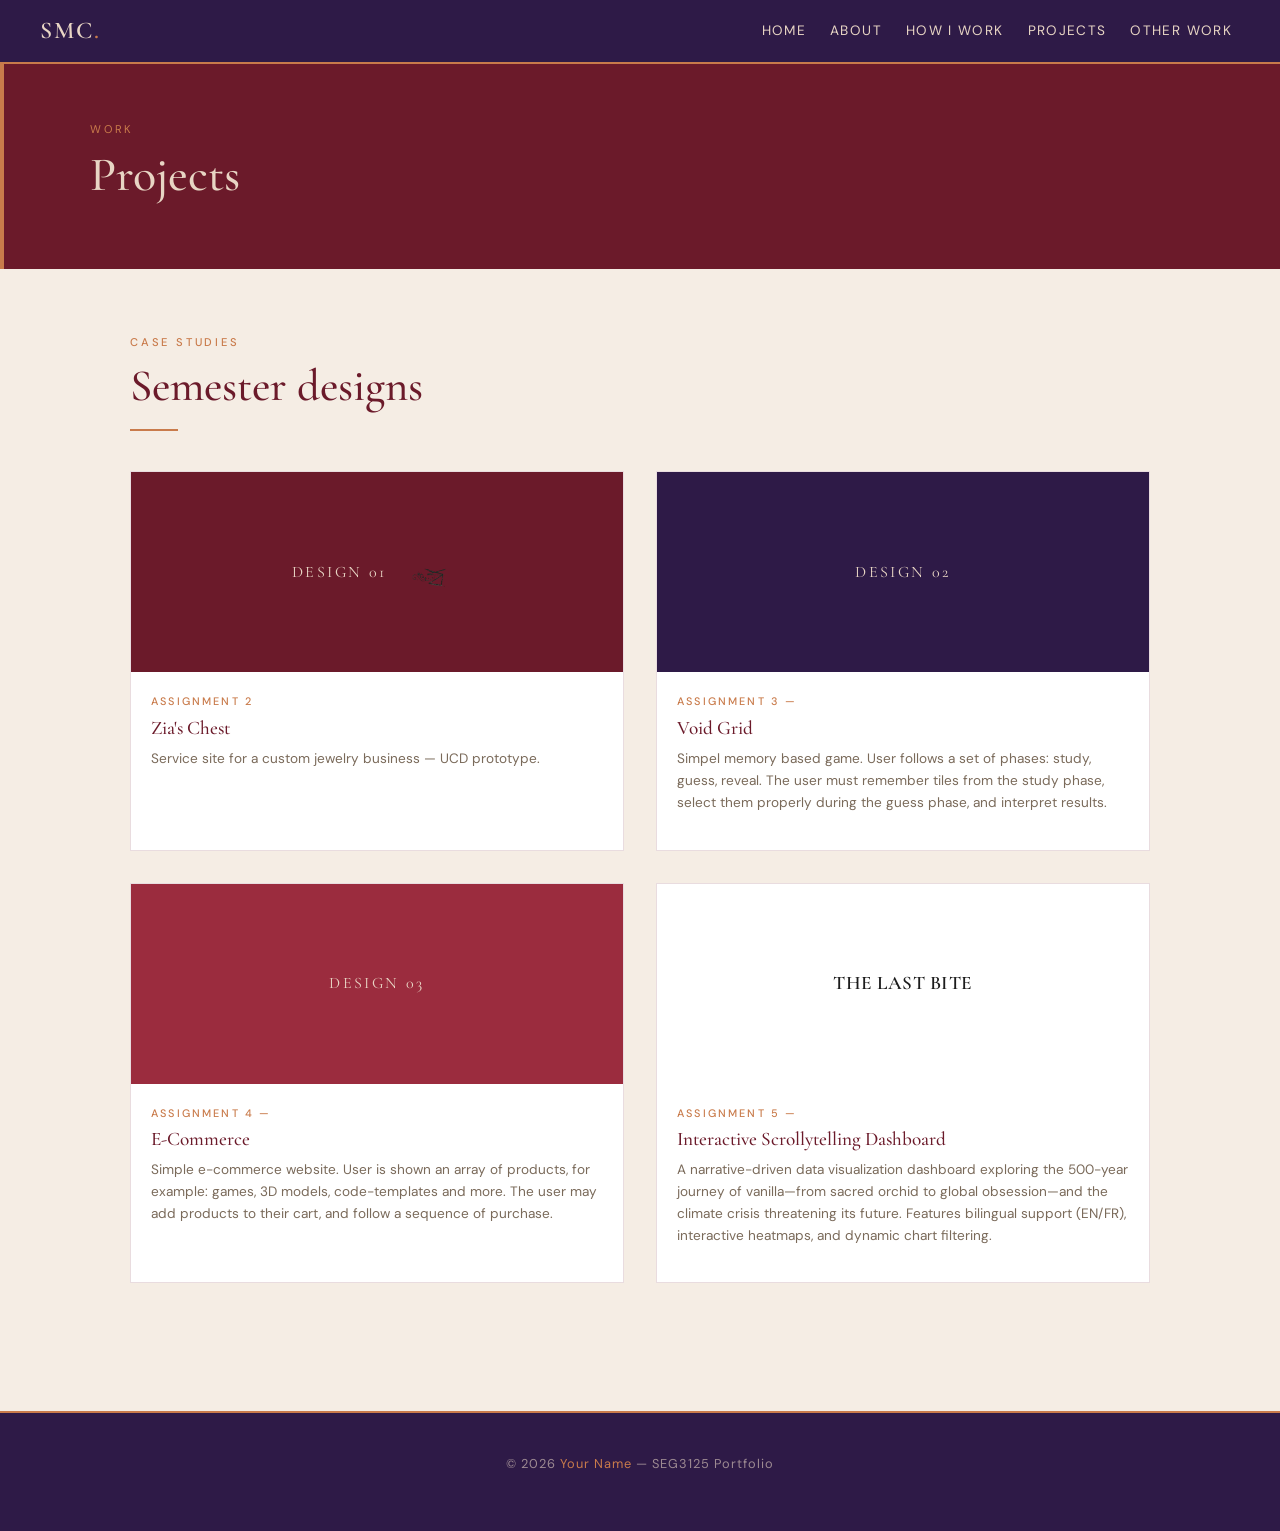
<file: projects.html>
<!DOCTYPE html>
<html lang="en">
<head>
  <meta charset="UTF-8" />
  <meta name="viewport" content="width=device-width, initial-scale=1.0" />
  <title>Portfolio — Projects</title>
  <link rel="stylesheet" href="https://cdn.jsdelivr.net/npm/bootstrap@5.3.3/dist/css/bootstrap.min.css" />
  <link rel="stylesheet" href="css/style.css" />
</head>
<body>

   <nav class="navbar navbar-expand-md" style="background:var(--purple-deep); border-bottom:2px solid var(--amber); padding:0 2.5rem; position:sticky; top:0; z-index:100;">
  <a href="index.html" class="navbar-brand" style="font-family:'Cormorant Garamond',serif; font-size:1.5rem; font-weight:600; color:var(--cream); letter-spacing:0.08em;">SMC<span style="color:var(--amber);">.</span></a>
  
  <button class="navbar-toggler" type="button" data-bs-toggle="collapse" data-bs-target="#navMenu" style="border-color:rgba(232,213,196,0.3);">
    <span class="navbar-toggler-icon" style="filter:invert(1);"></span>
  </button>

  <div class="collapse navbar-collapse" id="navMenu">
    <ul class="navbar-nav ms-auto" style="gap:0.5rem;">
      <li class="nav-item"><a class="nav-link" href="index.html" style="color:var(--cream); font-size:0.85rem; letter-spacing:0.1em; text-transform:uppercase;">Home</a></li>
      <li class="nav-item"><a class="nav-link" href="about.html" style="color:var(--cream); font-size:0.85rem; letter-spacing:0.1em; text-transform:uppercase;">About</a></li>
      <li class="nav-item"><a class="nav-link" href="work.html" style="color:var(--cream); font-size:0.85rem; letter-spacing:0.1em; text-transform:uppercase;">How I Work</a></li>
      <li class="nav-item"><a class="nav-link" href="projects.html" style="color:var(--cream); font-size:0.85rem; letter-spacing:0.1em; text-transform:uppercase;">Projects</a></li>
      <li class="nav-item"><a class="nav-link" href="OtherWork.html" style="color:var(--cream); font-size:0.85rem; letter-spacing:0.1em; text-transform:uppercase;">Other Work</a></li>
    </ul>
  </div>
</nav>

  <div class="page-hero">
    <div style="max-width:1100px; margin:0 auto; position:relative; z-index:1;">
      <p class="page-hero-label">Work</p>
      <h1 class="page-hero-title">Projects</h1>
    </div>
  </div>

  <div style="max-width:1100px; margin:0 auto; padding:4rem 2.5rem;">

    <p class="section-label">Case studies</p>
    <h2 class="section-title">Semester designs</h2>
    <div class="section-divider"></div>

    <div class="two-col" style="margin-bottom:4rem;">

      <a href="https://sequoya126.github.io/PortfolioAs2/" class="project-card">
  <div class="project-card-img-placeholder" style="background:var(--burgundy-deep); color:var(--cream); display:flex; align-items:center; justify-content:center; gap:1.2rem;">
    Design 01
    <img src="images/Logo_Zia_Chest.png" alt="Zia's Chest" style="height:50%; object-fit:contain; opacity:0.85;">
  </div>
  <div class="project-card-body">
    <p class="project-card-label">Assignment 2</p>
    <h3 class="project-card-title">Zia's Chest</h3>
    <p class="project-card-desc">Service site for a custom jewelry business — UCD prototype.</p>
  </div>
</a>

      <a href="https://sequoya126.github.io/PortfolioAs3" class="project-card">
        <div class="project-card-img-placeholder" style="background:var(--purple-deep); color:var(--cream);">
          Design 02
        </div>
        <div class="project-card-body">
          <p class="project-card-label">Assignment 3 — </p>
          <h3 class="project-card-title">Void Grid </h3>
          <p class="project-card-desc">Simpel memory based game. User follows a set of phases: study, guess, reveal. The user must remember tiles from the study phase, select them properly during the guess phase, and interpret results.</p>
         
        </div>
      </a>

      <a href="https://sequoya126.github.io/PortfolioAs4" class="project-card">
        <div class="project-card-img-placeholder" style="background:var(--burgundy-mid); color:var(--cream);">
          Design 03
        </div>
        <div class="project-card-body">
          <p class="project-card-label">Assignment 4 — </p>
          <h3 class="project-card-title"> E-Commerce </h3>
          <p class="project-card-desc">Simple e-commerce website. User is shown an array of products, for example: games, 3D models, code-templates and more. The user may add products to their cart, and follow a sequence of purchase.</p>
        </div>
      </a>

     <a href="https://sequoya126.github.io/PortfolioAs5/" class="project-card">
    <div class="project-card-img-placeholder" style="background:var(--warm-beige); color:var(--dark-brown); display:flex; align-items:center; justify-content:center; font-size:1.2rem; font-weight:600; letter-spacing:0.5px;">
        The Last Bite
    </div>
    <div class="project-card-body">
        <p class="project-card-label">Assignment 5 — </p>
        <h3 class="project-card-title">Interactive Scrollytelling Dashboard</h3>
        <p class="project-card-desc">
            A narrative-driven data visualization dashboard exploring the 500-year journey of vanilla—from sacred orchid to global obsession—and the climate crisis threatening its future. Features bilingual support (EN/FR), interactive heatmaps, and dynamic chart filtering.
        </p>
    </div>
</a>

    </div>

  </div>

  <footer>
    <p>© 2026 <span>Your Name</span> — SEG3125 Portfolio</p>
  </footer>

  <script src="https://cdn.jsdelivr.net/npm/bootstrap@5.3.3/dist/js/bootstrap.bundle.min.js"></script>
  <script src="js/main.js"></script>
</body>
</html>
</file>
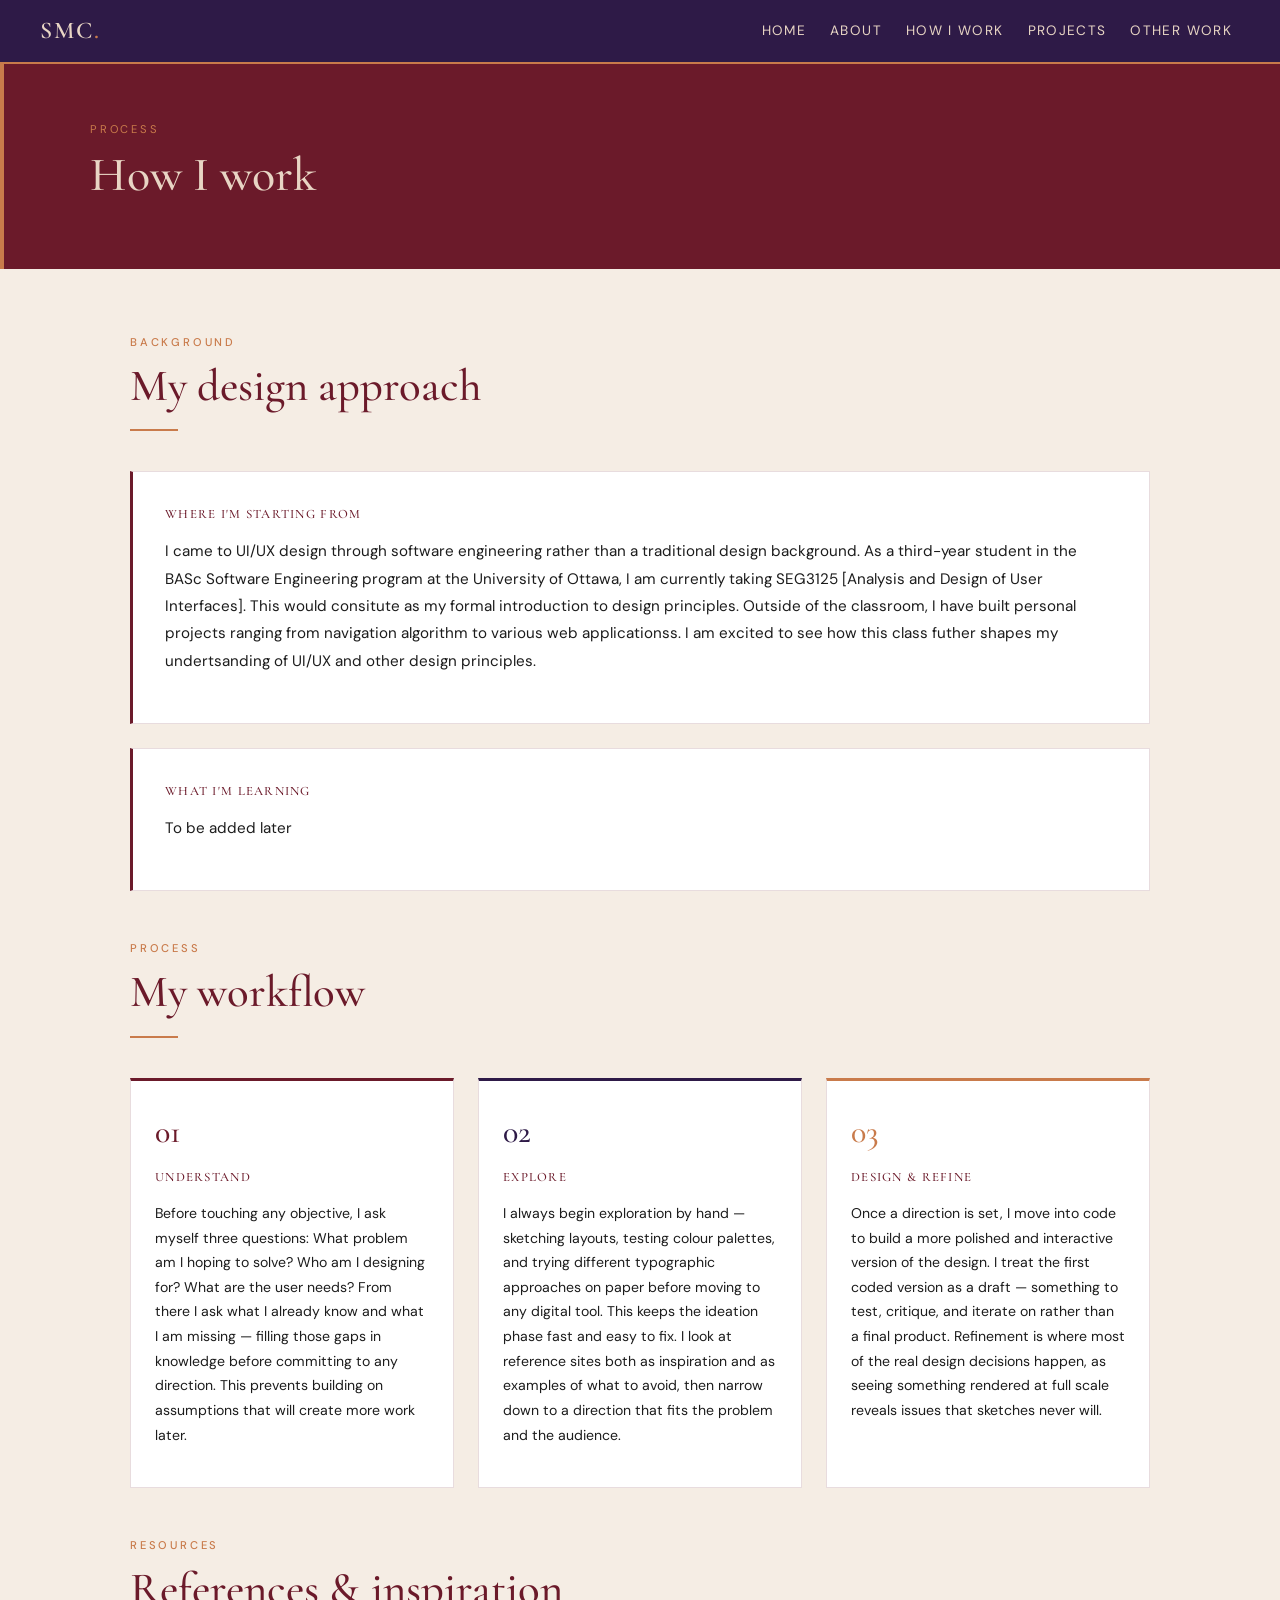
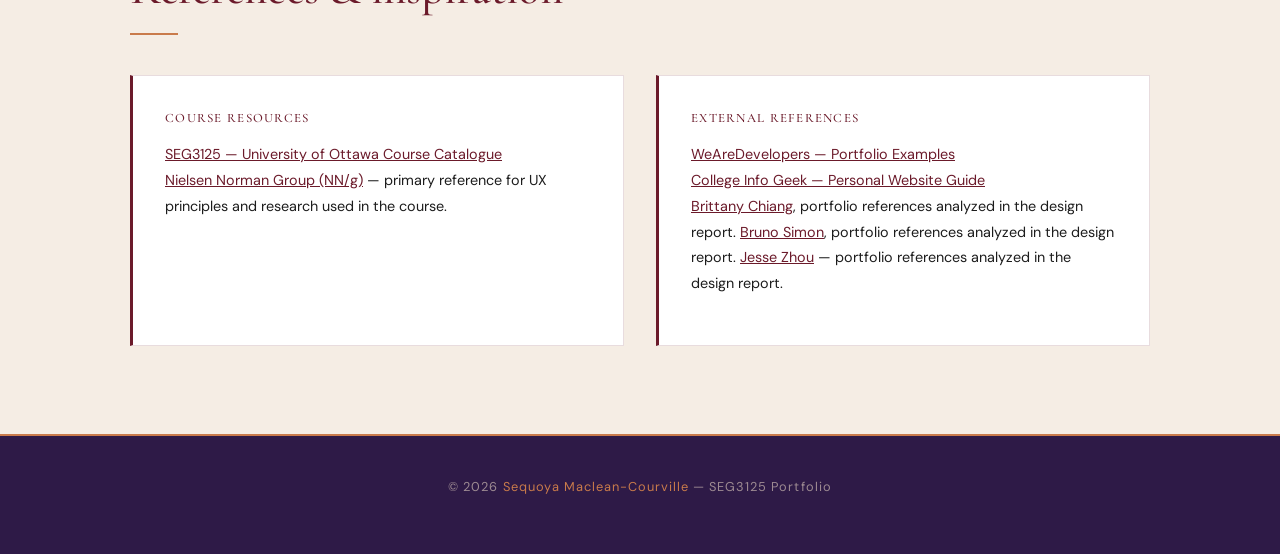
<file: work.html>
<!DOCTYPE html>
<html lang="en">
<head>
  <meta charset="UTF-8" />
  <meta name="viewport" content="width=device-width, initial-scale=1.0" />
  <title>How I Work — Sequoya Maclean-Courville</title>
  <link rel="stylesheet" href="https://cdn.jsdelivr.net/npm/bootstrap@5.3.3/dist/css/bootstrap.min.css" />
  <link rel="stylesheet" href="css/style.css" />
</head>
<body>

   <nav class="navbar navbar-expand-md" style="background:var(--purple-deep); border-bottom:2px solid var(--amber); padding:0 2.5rem; position:sticky; top:0; z-index:100;">
  <a href="index.html" class="navbar-brand" style="font-family:'Cormorant Garamond',serif; font-size:1.5rem; font-weight:600; color:var(--cream); letter-spacing:0.08em;">SMC<span style="color:var(--amber);">.</span></a>
  
  <button class="navbar-toggler" type="button" data-bs-toggle="collapse" data-bs-target="#navMenu" style="border-color:rgba(232,213,196,0.3);">
    <span class="navbar-toggler-icon" style="filter:invert(1);"></span>
  </button>

  <div class="collapse navbar-collapse" id="navMenu">
    <ul class="navbar-nav ms-auto" style="gap:0.5rem;">
      <li class="nav-item"><a class="nav-link" href="index.html" style="color:var(--cream); font-size:0.85rem; letter-spacing:0.1em; text-transform:uppercase;">Home</a></li>
      <li class="nav-item"><a class="nav-link" href="about.html" style="color:var(--cream); font-size:0.85rem; letter-spacing:0.1em; text-transform:uppercase;">About</a></li>
      <li class="nav-item"><a class="nav-link" href="work.html" style="color:var(--cream); font-size:0.85rem; letter-spacing:0.1em; text-transform:uppercase;">How I Work</a></li>
      <li class="nav-item"><a class="nav-link" href="projects.html" style="color:var(--cream); font-size:0.85rem; letter-spacing:0.1em; text-transform:uppercase;">Projects</a></li>
      <li class="nav-item"><a class="nav-link" href="OtherWork.html" style="color:var(--cream); font-size:0.85rem; letter-spacing:0.1em; text-transform:uppercase;">Other Work</a></li>
    </ul>
  </div>
</nav>

  <div class="page-hero">
    <div style="max-width:1100px; margin:0 auto; position:relative; z-index:1;">
      <p class="page-hero-label">Process</p>
      <h1 class="page-hero-title">How I work</h1>
    </div>
  </div>

  <div style="max-width:1100px; margin:0 auto; padding:4rem 2.5rem;">

    <p class="section-label">Background</p>
    <h2 class="section-title">My design approach</h2>
    <div class="section-divider"></div>

    <div class="content-block" style="margin-bottom:1.5rem;">
      <p class="content-block-title">Where I'm starting from</p>
      <p style="font-size:0.95rem; line-height:1.8; color:var(--charcoal);">
        I came to UI/UX design through software engineering rather than a traditional design background. As a third-year student in the BASc Software Engineering program at the University of Ottawa, I am currently taking SEG3125 [Analysis and Design of User Interfaces]. This would consitute as my formal introduction to design principles. Outside of the classroom, I have built personal projects ranging from navigation algorithm to various web applicationss. I am excited to see how this class futher shapes my undertsanding of UI/UX and other design principles.
      </p>
    </div>

    <div class="content-block" style="margin-bottom:3rem;">
      <p class="content-block-title">What I'm learning</p>
      <p style="font-size:0.95rem; line-height:1.8; color:var(--charcoal);">
      To be added later  
      </p>
    </div>

    <p class="section-label">Process</p>
    <h2 class="section-title">My workflow</h2>
    <div class="section-divider"></div>

    <div class="three-col" style="margin-bottom:3rem;">

      <div style="background:#fff; border:0.5px solid var(--border); border-top:3px solid var(--burgundy-deep); padding:1.5rem;">
        <p style="font-size:2rem; font-family:'Cormorant Garamond',serif; color:var(--burgundy-deep); font-weight:500; margin-bottom:0.5rem;">01</p>
        <p class="content-block-title" style="margin-bottom:0.75rem;">Understand</p>
        <p style="font-size:0.88rem; line-height:1.75; color:var(--charcoal);">
          Before touching any objective, I ask myself three questions: What problem am I hoping to solve? Who am I designing for? What are the user needs? From there I ask what I already know and what I am missing — filling those gaps in knowledge before committing to any direction. This prevents building on assumptions that will create more work later.
        </p>
      </div>

      <div style="background:#fff; border:0.5px solid var(--border); border-top:3px solid var(--purple-deep); padding:1.5rem;">
        <p style="font-size:2rem; font-family:'Cormorant Garamond',serif; color:var(--purple-deep); font-weight:500; margin-bottom:0.5rem;">02</p>
        <p class="content-block-title" style="margin-bottom:0.75rem;">Explore</p>
        <p style="font-size:0.88rem; line-height:1.75; color:var(--charcoal);">
          I always begin exploration by hand — sketching layouts, testing colour palettes, and trying different typographic approaches on paper before moving to any digital tool. This keeps the ideation phase fast and easy to fix. I look at reference sites both as inspiration and as examples of what to avoid, then narrow down to a direction that fits the problem and the audience.
        </p>
      </div>

      <div style="background:#fff; border:0.5px solid var(--border); border-top:3px solid var(--amber); padding:1.5rem;">
        <p style="font-size:2rem; font-family:'Cormorant Garamond',serif; color:var(--amber); font-weight:500; margin-bottom:0.5rem;">03</p>
        <p class="content-block-title" style="margin-bottom:0.75rem;">Design & refine</p>
        <p style="font-size:0.88rem; line-height:1.75; color:var(--charcoal);">
          Once a direction is set, I move into code to build a more polished and interactive version of the design. I treat the first coded version as a draft — something to test, critique, and iterate on rather than a final product. Refinement is where most of the real design decisions happen, as seeing something rendered at full scale reveals issues that sketches never will.
        </p>
      </div>

    </div>

    <p class="section-label">Resources</p>
    <h2 class="section-title">References & inspiration</h2>
    <div class="section-divider"></div>

    <div class="two-col">
      <div class="content-block">
        <p class="content-block-title">Course resources</p>
        <p style="font-size:0.9rem; line-height:1.8; color:var(--charcoal);">
          <a href="https://catalogue.uottawa.ca/en/courses/seg/" target="_blank" style="color:var(--burgundy-deep); text-decoration:underline;">SEG3125 — University of Ottawa Course Catalogue</a><br/>
          <a href="https://www.nngroup.com" target="_blank" style="color:var(--burgundy-deep); text-decoration:underline;">Nielsen Norman Group (NN/g)</a> — primary reference for UX principles and research used in the course.
        </p>
      </div>
      <div class="content-block">
        <p class="content-block-title">External references</p>
        <p style="font-size:0.9rem; line-height:1.8; color:var(--charcoal);">
          <a href="https://www.wearedevelopers.com/en/magazine/161/web-developer-portfolio-examples" target="_blank" style="color:var(--burgundy-deep); text-decoration:underline;">WeAreDevelopers — Portfolio Examples</a><br/>
          <a href="https://collegeinfogeek.com/personal-website/" target="_blank" style="color:var(--burgundy-deep); text-decoration:underline;">College Info Geek — Personal Website Guide</a><br/>
          <a href="https://brittanychiang.com" target="_blank" style="color:var(--burgundy-deep); text-decoration:underline;">Brittany Chiang</a>, portfolio references analyzed in the design report. 
          <a href="https://bruno-simon.com" target="_blank" style="color:var(--burgundy-deep); text-decoration:underline;">Bruno Simon</a>, portfolio references analyzed in the design report.
          <a href="https://jessexzhou.com" target="_blank" style="color:var(--burgundy-deep); text-decoration:underline;">Jesse Zhou</a> — portfolio references analyzed in the design report.
        </p>
      </div>
    </div>

  </div>

  <footer>
    <p>© 2026 <span>Sequoya Maclean-Courville</span> — SEG3125 Portfolio</p>
  </footer>

  <script src="https://cdn.jsdelivr.net/npm/bootstrap@5.3.3/dist/js/bootstrap.bundle.min.js"></script>
  <script src="js/main.js"></script>
</body>
</html>
</file>
<file: css/style.css>
@import url('https://fonts.googleapis.com/css2?family=Cormorant+Garamond:wght@400;500;600&family=DM+Sans:wght@300;400;500&display=swap');

:root {
  --burgundy-deep:  #6B1A2A;
  --burgundy-mid:   #9B2C3E;
  --purple-deep:    #2E1A47;
  --purple-mid:     #4A2A6E;
  --amber:          #C97B4B;
  --cream:          #E8D5C4;
  --cream-light:    #F5EDE4;
  --charcoal:       #1C1C1C;
  --charcoal-soft:  #3A3A3A;
  --text-muted:     #7A6A5A;
  --border:         rgba(107,26,42,0.15);
}

* { box-sizing: border-box; margin: 0; padding: 0; }

html { scroll-behavior: smooth; }

body {
  font-family: 'DM Sans', sans-serif;
  font-weight: 400;
  color: var(--charcoal);
  background: var(--cream-light);
  line-height: 1.7;
}

h1, h2, h3, h4 {
  font-family: 'Cormorant Garamond', serif;
  font-weight: 500;
  line-height: 1.2;
}

a { color: inherit; text-decoration: none; }

/* ── Navbar ── */
.navbar {
  background: var(--purple-deep);
  padding: 0 2.5rem;
  height: 64px;
  display: flex;
  align-items: center;
  justify-content: space-between;
  position: sticky;
  top: 0;
  z-index: 100;
  border-bottom: 2px solid var(--amber);
}

.navbar-brand {
  font-family: 'Cormorant Garamond', serif;
  font-size: 1.5rem;
  font-weight: 600;
  color: var(--cream);
  letter-spacing: 0.08em;
}

.navbar-brand span { color: var(--amber); }

.nav-links { display: flex; gap: 2rem; list-style: none; }

.nav-links a {
  font-size: 0.85rem;
  font-weight: 500;
  color: var(--cream);
  letter-spacing: 0.1em;
  text-transform: uppercase;
  opacity: 0.8;
  transition: opacity 0.2s, color 0.2s;
}

.nav-links a:hover, .nav-links a.active {
  opacity: 1;
  color: var(--amber);
}

/* ── Hero ── */
.hero {
  background: var(--purple-deep);
  min-height: 480px;
  display: flex;
  align-items: center;
  padding: 5rem 2.5rem;
  position: relative;
  overflow: hidden;
}

.hero::before {
  content: '';
  position: absolute;
  top: 0; left: 0;
  width: 6px; height: 100%;
  background: var(--amber);
}

.hero::after {
  content: '';
  position: absolute;
  bottom: -80px; right: -80px;
  width: 320px; height: 320px;
  border-radius: 50%;
  border: 1px solid rgba(201,123,75,0.15);
}

.hero-inner { max-width: 700px; position: relative; z-index: 1; }

.hero-eyebrow {
  font-size: 0.75rem;
  font-weight: 500;
  letter-spacing: 0.2em;
  text-transform: uppercase;
  color: var(--amber);
  margin-bottom: 1rem;
}

.hero-title {
  font-size: clamp(2.8rem, 6vw, 4.5rem);
  color: var(--cream);
  margin-bottom: 1.25rem;
}

.hero-subtitle {
  font-size: 1rem;
  color: rgba(232,213,196,0.7);
  max-width: 480px;
  margin-bottom: 2rem;
  font-family: 'DM Sans', sans-serif;
}

.btn-primary {
  display: inline-block;
  background: var(--burgundy-deep);
  color: var(--cream);
  padding: 0.75rem 2rem;
  font-size: 0.85rem;
  font-weight: 500;
  letter-spacing: 0.1em;
  text-transform: uppercase;
  border: 1px solid var(--burgundy-mid);
  transition: background 0.2s, border-color 0.2s;
  cursor: pointer;
}

.btn-primary:hover { background: var(--burgundy-mid); }

.btn-outline {
  display: inline-block;
  background: transparent;
  color: var(--cream);
  padding: 0.75rem 2rem;
  font-size: 0.85rem;
  font-weight: 500;
  letter-spacing: 0.1em;
  text-transform: uppercase;
  border: 1px solid rgba(232,213,196,0.3);
  transition: border-color 0.2s, color 0.2s;
  cursor: pointer;
}

.btn-outline:hover { border-color: var(--amber); color: var(--amber); }

/* ── Sections ── */
.section { padding: 5rem 2.5rem; max-width: 1100px; margin: 0 auto; }

.section-label {
  font-size: 0.7rem;
  font-weight: 500;
  letter-spacing: 0.25em;
  text-transform: uppercase;
  color: var(--amber);
  margin-bottom: 0.5rem;
}

.section-title {
  font-size: clamp(1.8rem, 4vw, 2.8rem);
  color: var(--burgundy-deep);
  margin-bottom: 1rem;
}

.section-divider {
  width: 48px;
  height: 2px;
  background: var(--amber);
  margin-bottom: 2.5rem;
}

/* ── Content placeholder boxes ── */
.content-block {
  background: #fff;
  border: 0.5px solid var(--border);
  border-left: 3px solid var(--burgundy-deep);
  padding: 2rem;
  margin-bottom: 1.5rem;
}

.content-block-title {
  font-family: 'Cormorant Garamond', serif;
  font-size: 1.1rem;
  font-weight: 500;
  color: var(--burgundy-deep);
  margin-bottom: 0.75rem;
  text-transform: uppercase;
  letter-spacing: 0.1em;
  font-size: 0.8rem;
}

.placeholder-text {
  color: var(--text-muted);
  font-style: italic;
  font-size: 0.95rem;
  line-height: 1.8;
  border: 1px dashed rgba(107,26,42,0.2);
  padding: 1rem 1.25rem;
  background: var(--cream-light);
}

/* ── Two-col layout ── */
.two-col {
  display: grid;
  grid-template-columns: 1fr 1fr;
  gap: 2rem;
}

.three-col {
  display: grid;
  grid-template-columns: repeat(3, 1fr);
  gap: 1.5rem;
}

/* ── Project cards ── */
.project-card {
  background: #fff;
  border: 0.5px solid var(--border);
  overflow: hidden;
  transition: transform 0.2s, border-color 0.2s;
  display: block;
}

.project-card:hover {
  transform: translateY(-4px);
  border-color: var(--burgundy-mid);
}

.project-card-image {
  width: 100%;
  height: 200px;
  object-fit: cover;
  display: block;
}

.project-card-img-placeholder {
  width: 100%;
  height: 200px;
  display: flex;
  align-items: center;
  justify-content: center;
  font-family: 'Cormorant Garamond', serif;
  font-size: 1rem;
  letter-spacing: 0.15em;
  text-transform: uppercase;
}

.project-card-body { padding: 1.25rem; }

.project-card-label {
  font-size: 0.68rem;
  font-weight: 500;
  letter-spacing: 0.2em;
  text-transform: uppercase;
  color: var(--amber);
  margin-bottom: 0.4rem;
}

.project-card-title {
  font-family: 'Cormorant Garamond', serif;
  font-size: 1.2rem;
  color: var(--burgundy-deep);
  margin-bottom: 0.5rem;
}

.project-card-desc {
  font-size: 0.85rem;
  color: var(--text-muted);
  line-height: 1.6;
}

.coming-soon-badge {
  display: inline-block;
  margin-top: 0.75rem;
  font-size: 0.68rem;
  font-weight: 500;
  letter-spacing: 0.15em;
  text-transform: uppercase;
  color: var(--burgundy-deep);
  border: 1px solid var(--border);
  padding: 0.25rem 0.75rem;
}

/* ── Footer ── */
footer {
  background: var(--purple-deep);
  border-top: 2px solid var(--amber);
  padding: 2.5rem;
  text-align: center;
  color: rgba(232,213,196,0.6);
  font-size: 0.8rem;
  letter-spacing: 0.08em;
}

footer span { color: var(--amber); }

/* ── Page hero (inner pages) ── */
.page-hero {
  background: var(--burgundy-deep);
  padding: 3.5rem 2.5rem;
  position: relative;
  overflow: hidden;
}

.page-hero::before {
  content: '';
  position: absolute;
  left: 0; top: 0;
  width: 4px; height: 100%;
  background: var(--amber);
}

.page-hero-label {
  font-size: 0.7rem;
  letter-spacing: 0.25em;
  text-transform: uppercase;
  color: var(--amber);
  margin-bottom: 0.5rem;
}

.page-hero-title {
  font-family: 'Cormorant Garamond', serif;
  font-size: clamp(2rem, 4vw, 3rem);
  color: var(--cream);
}

/* ── Responsive ── */
@media (max-width: 768px) {
  .two-col, .three-col { grid-template-columns: 1fr; }
  .navbar { padding: 0 1.25rem; }
  .nav-links { gap: 1rem; }
  .nav-links a { font-size: 0.75rem; }
  .section { padding: 3rem 1.25rem; }
  .hero { padding: 3.5rem 1.25rem; }
}
</file>
